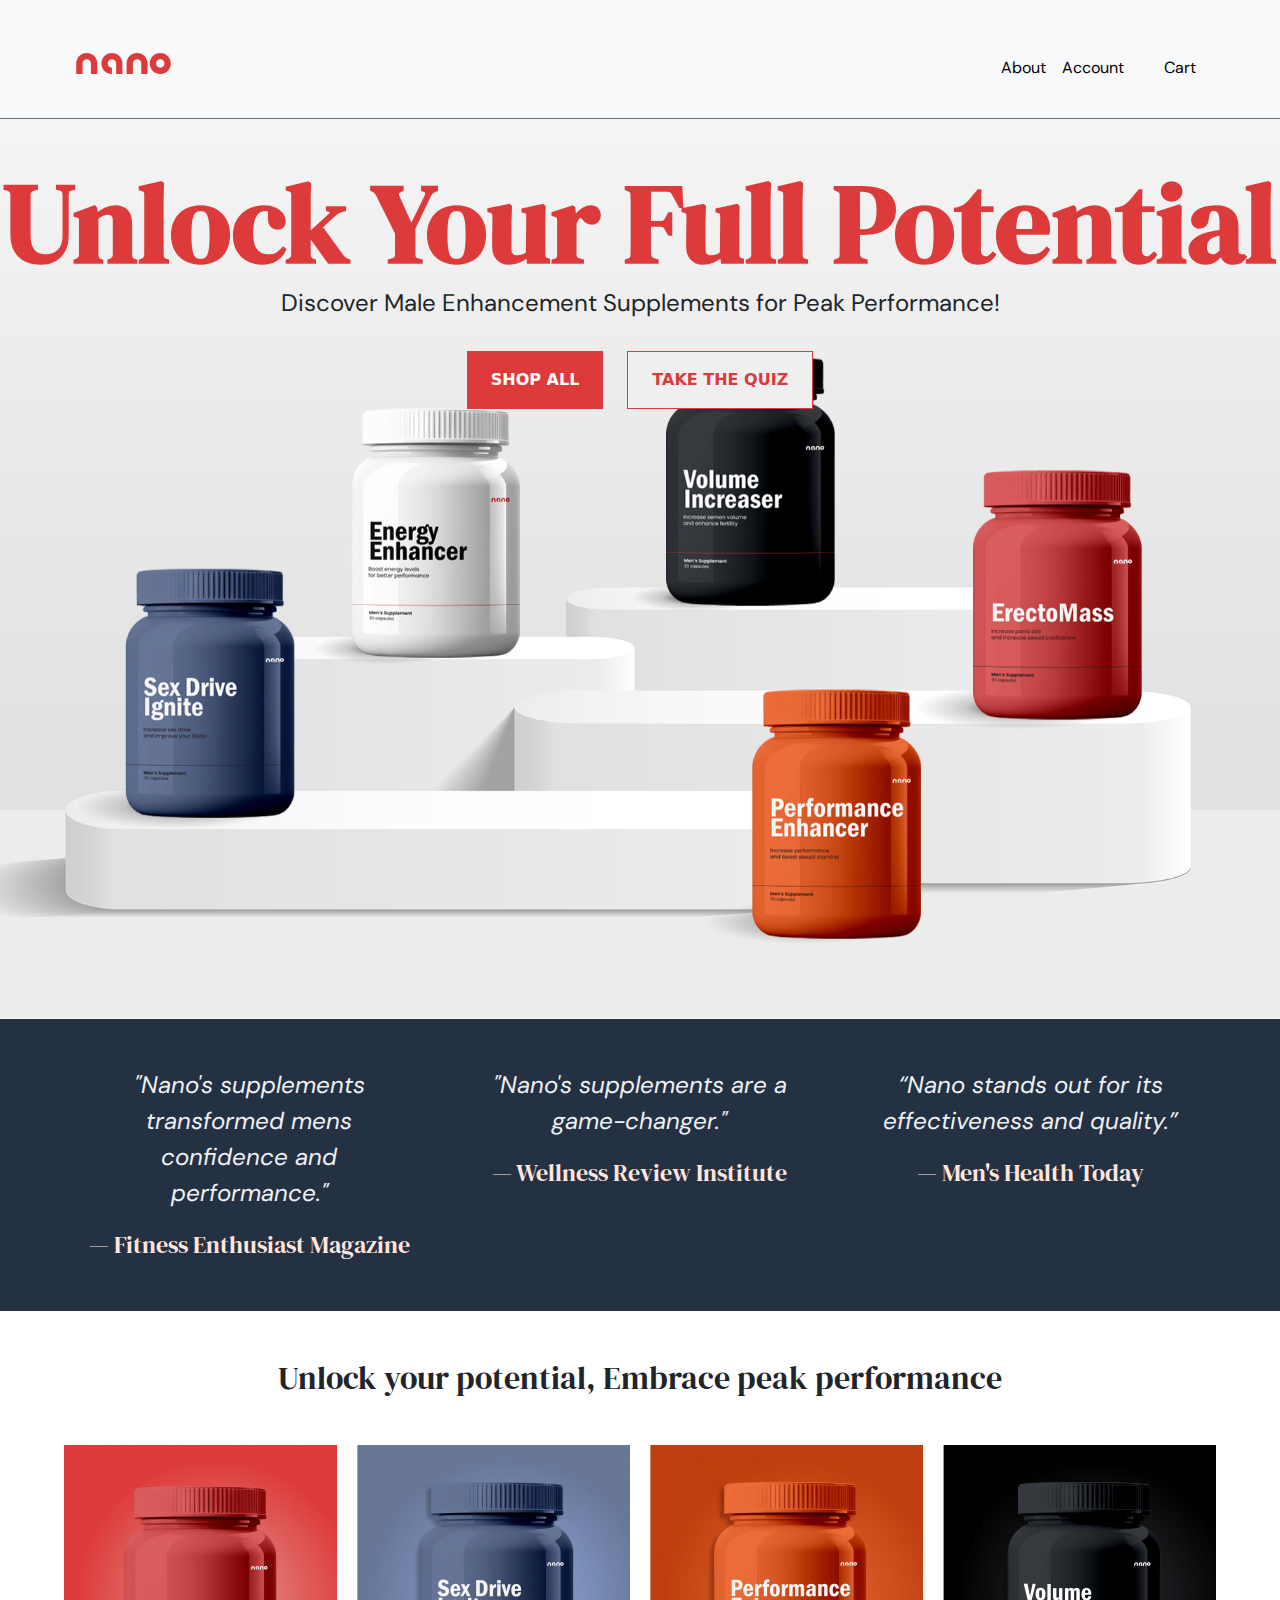
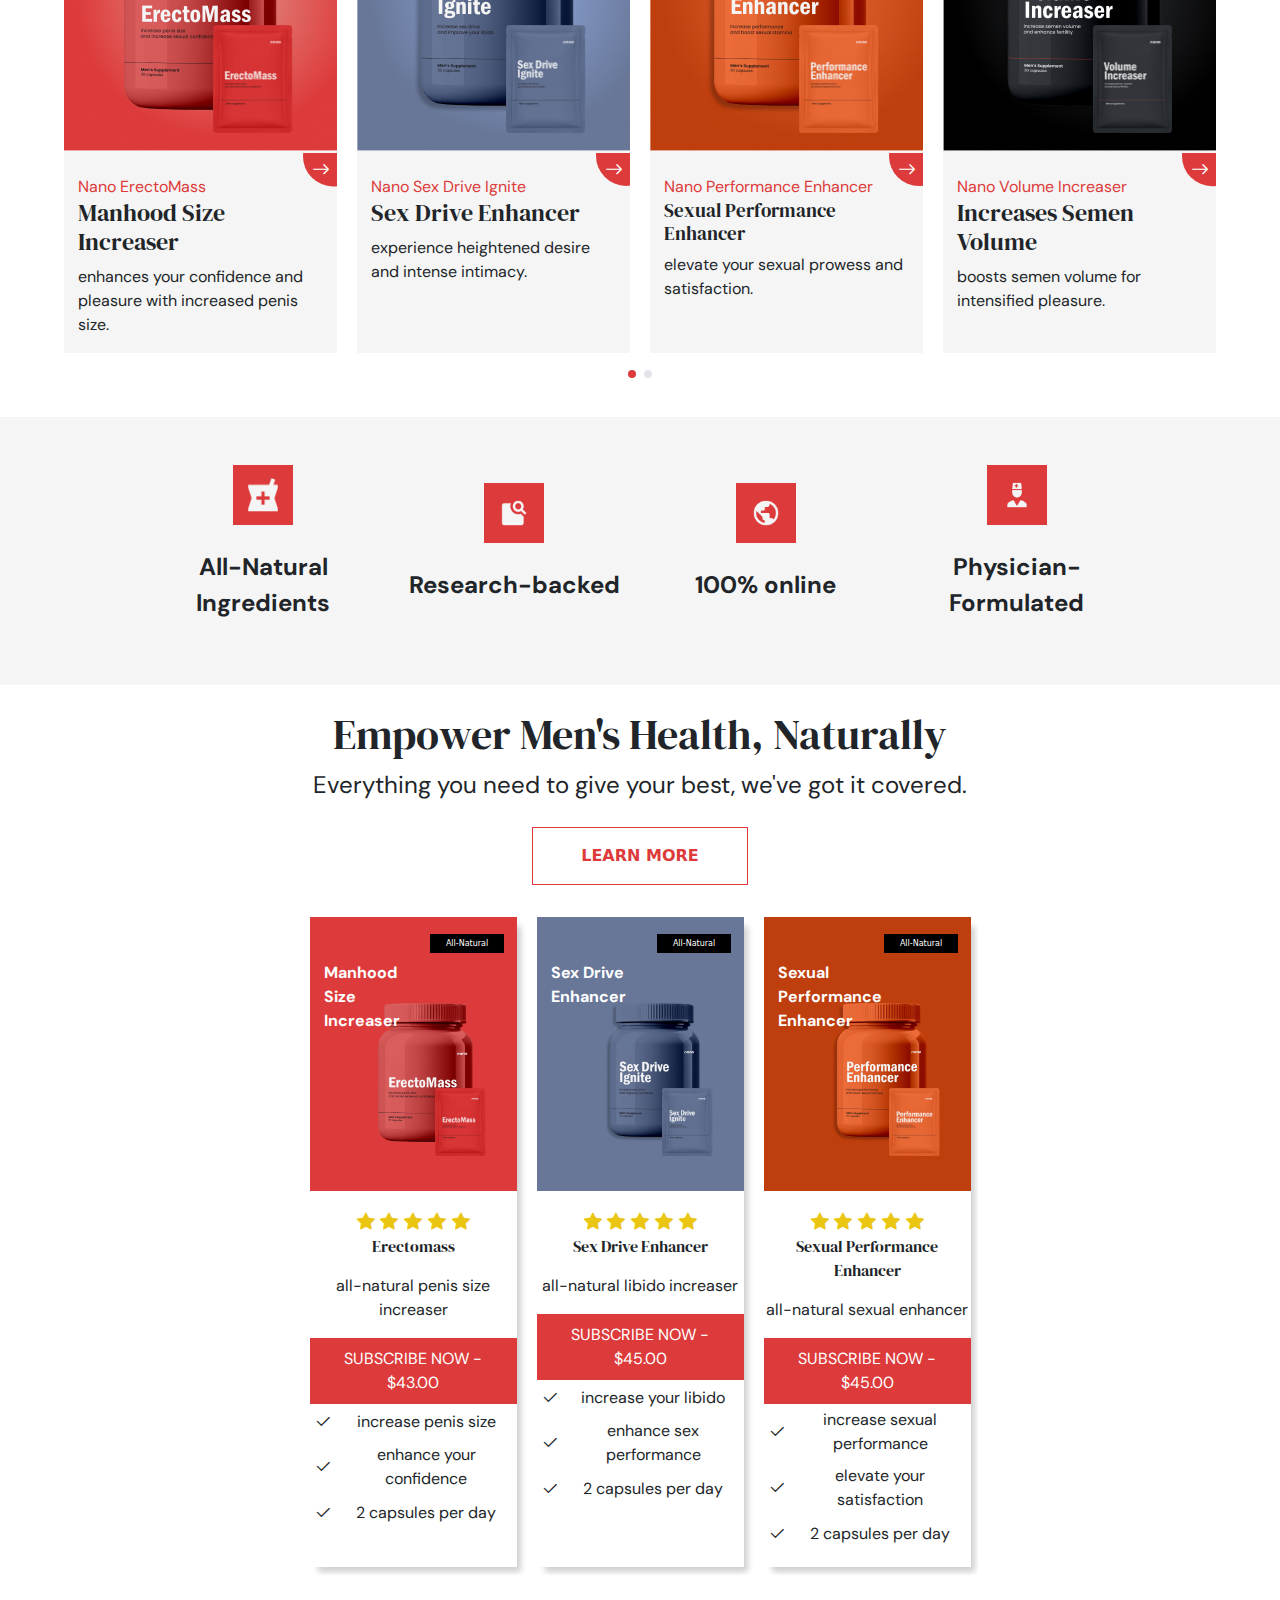
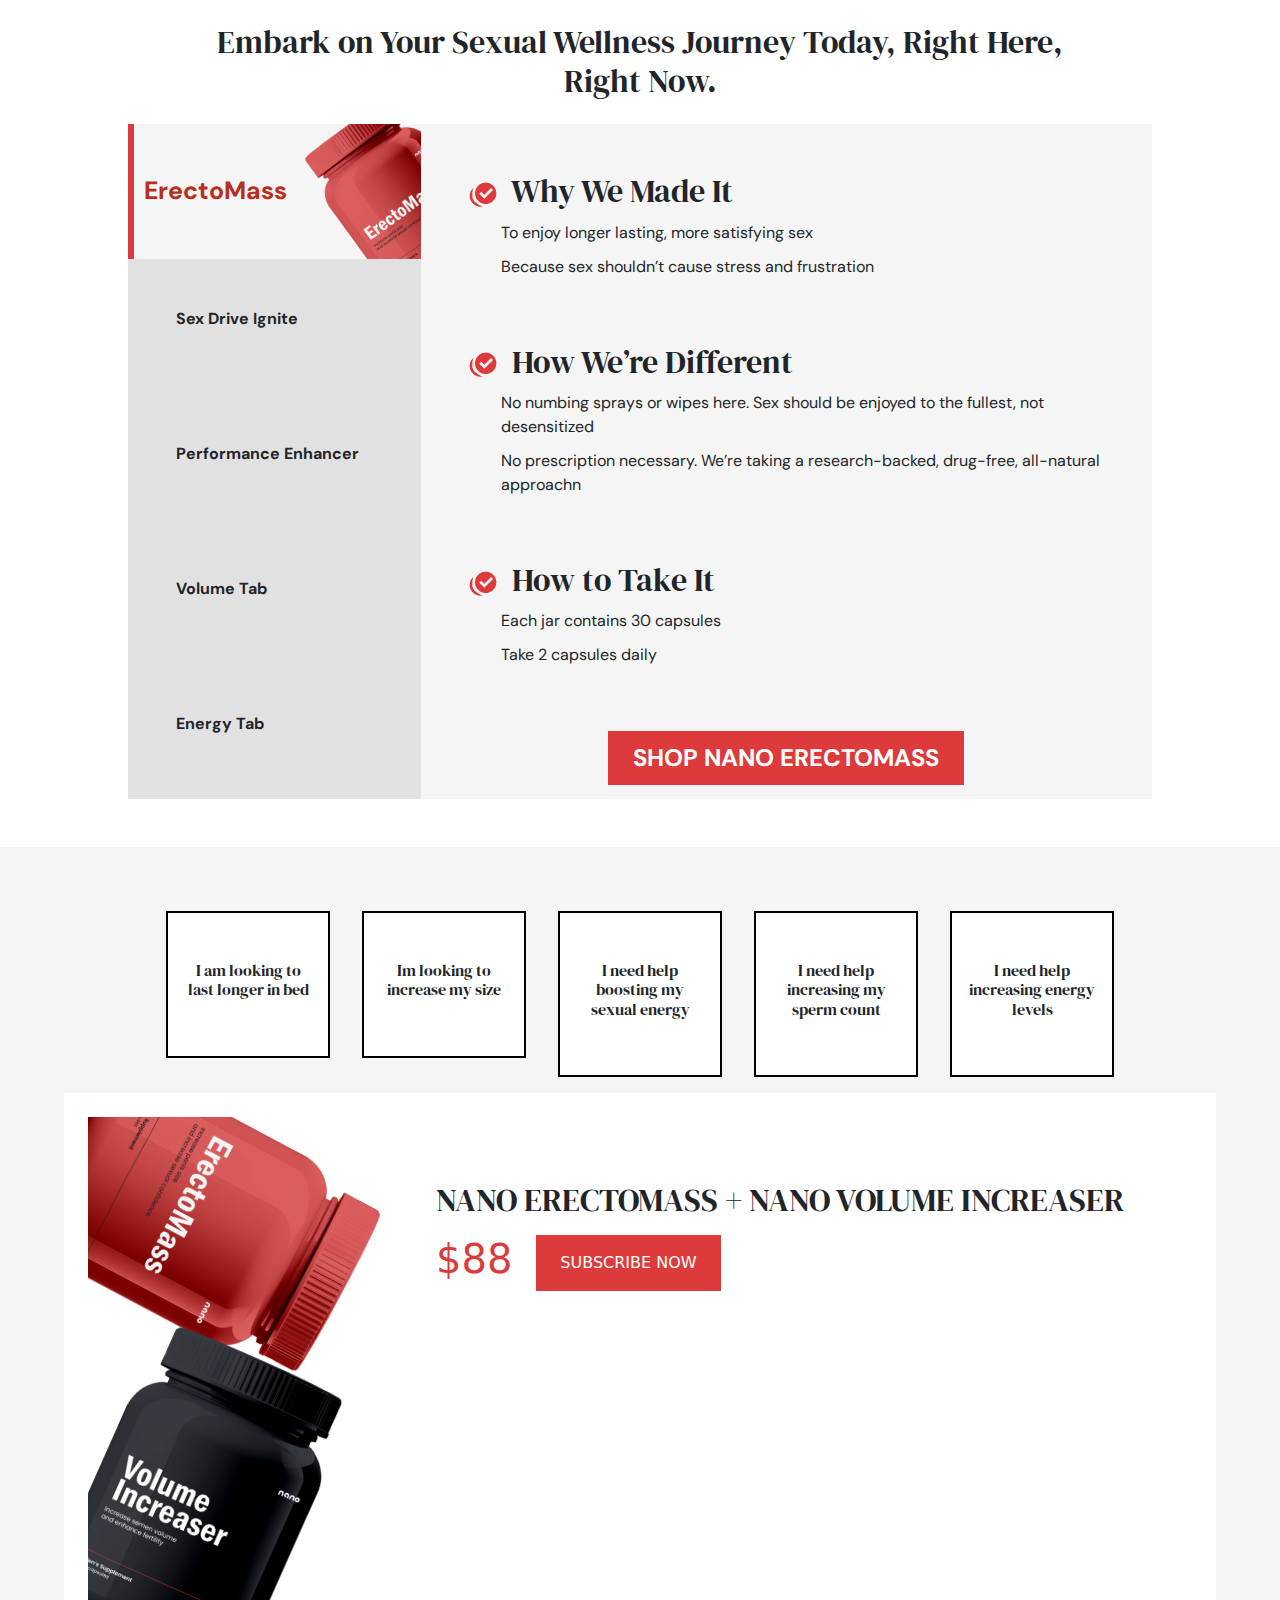
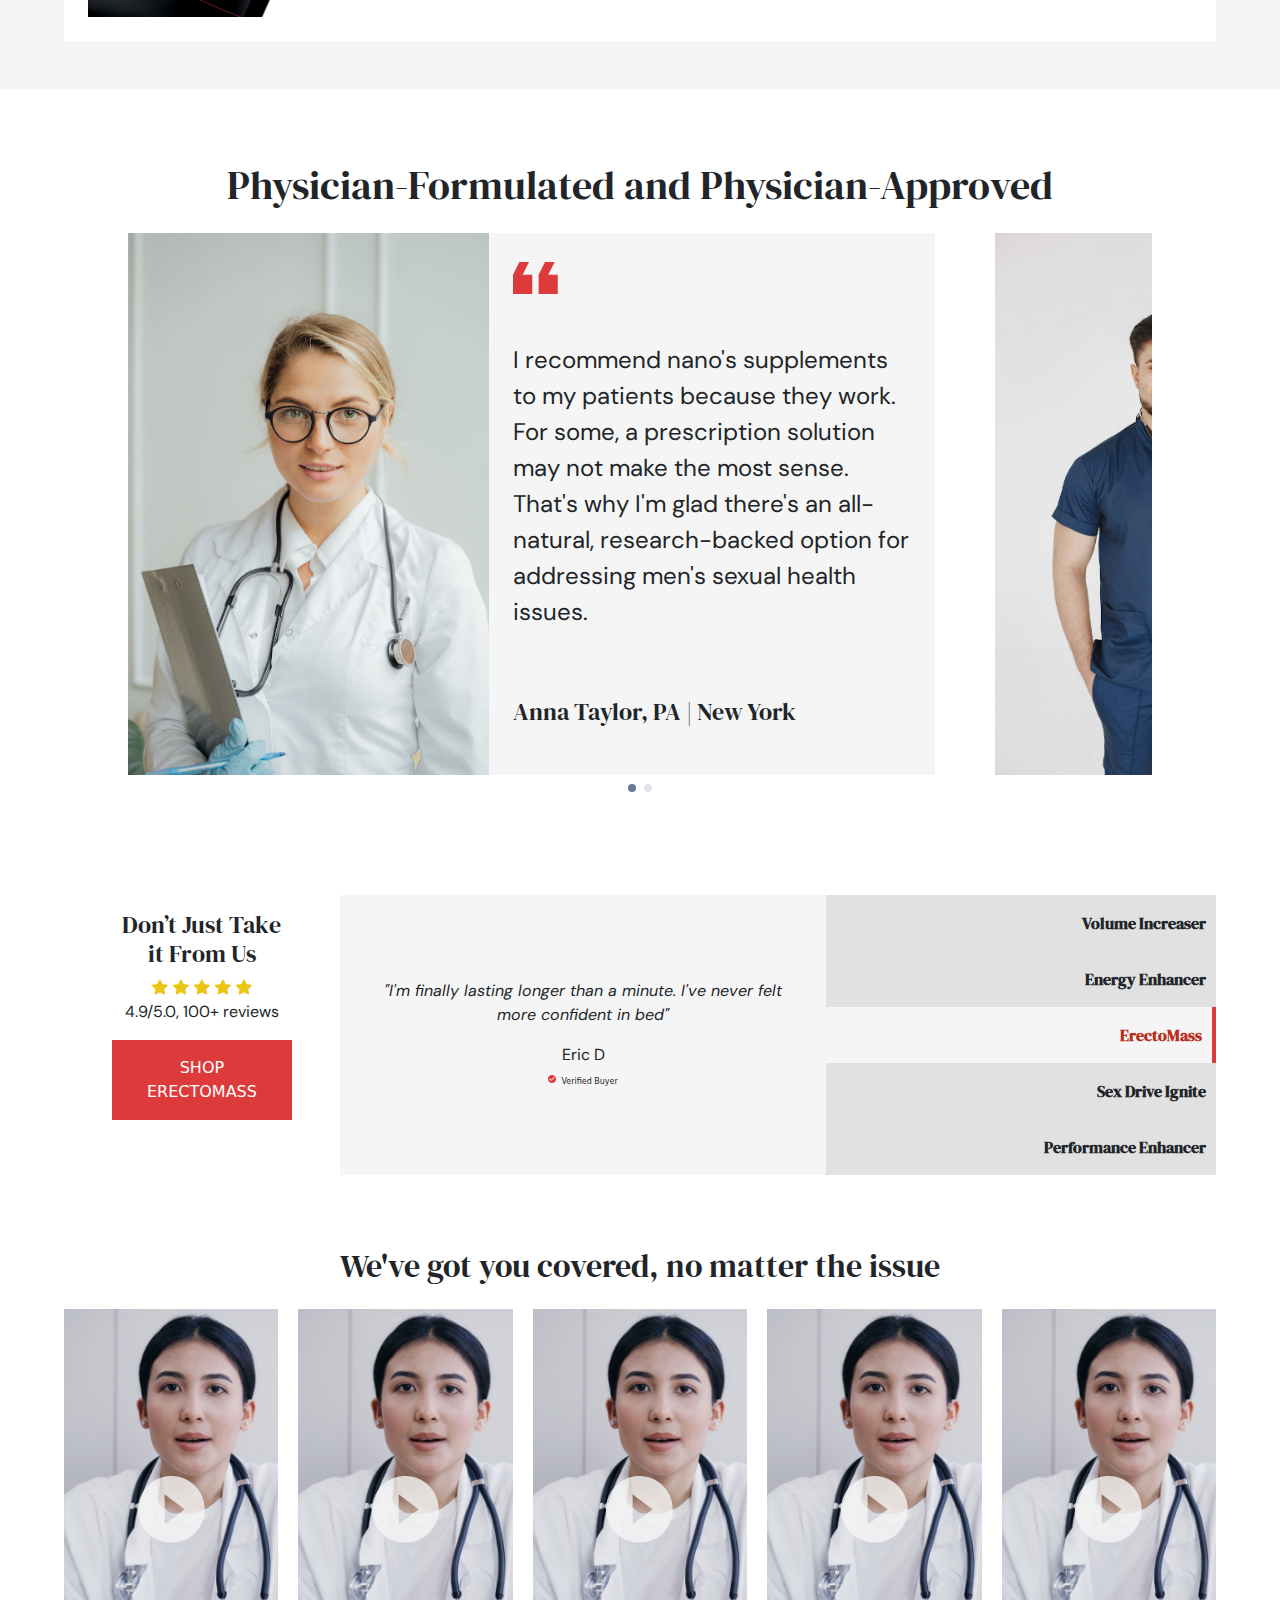
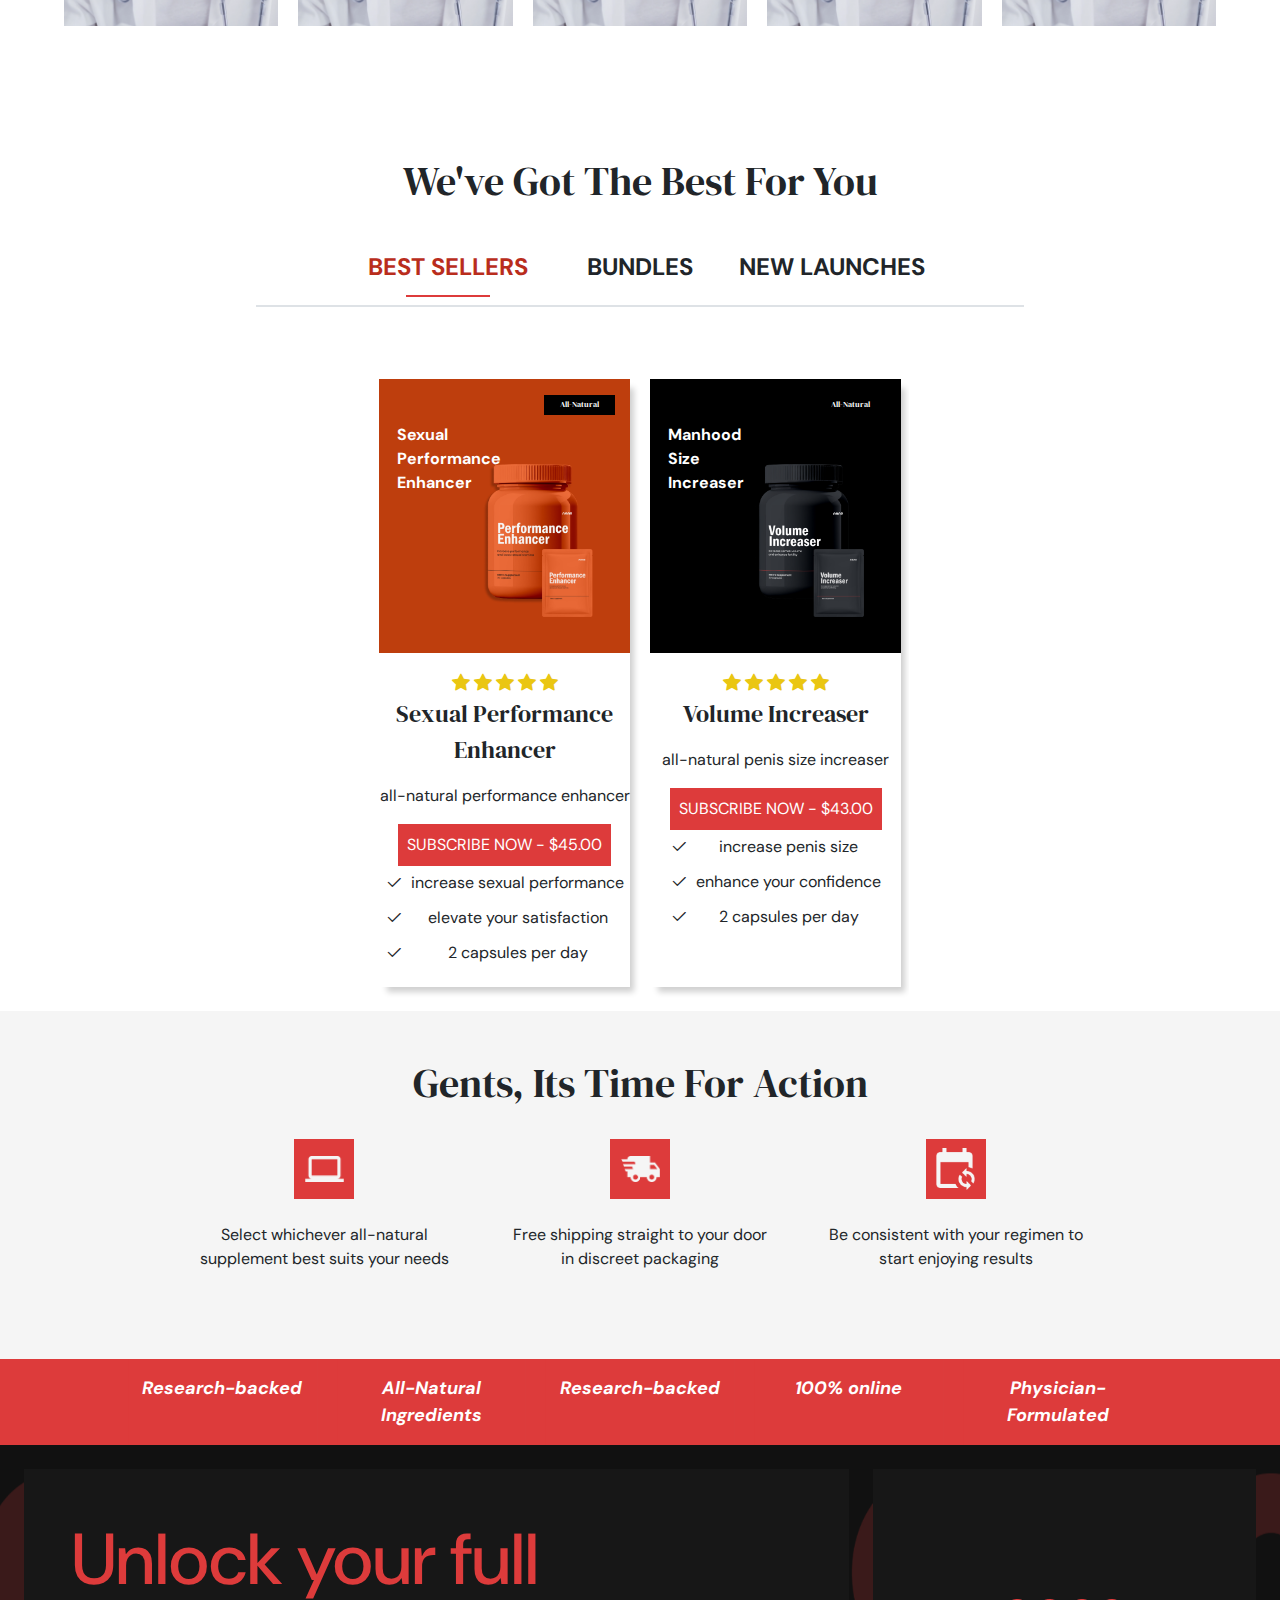
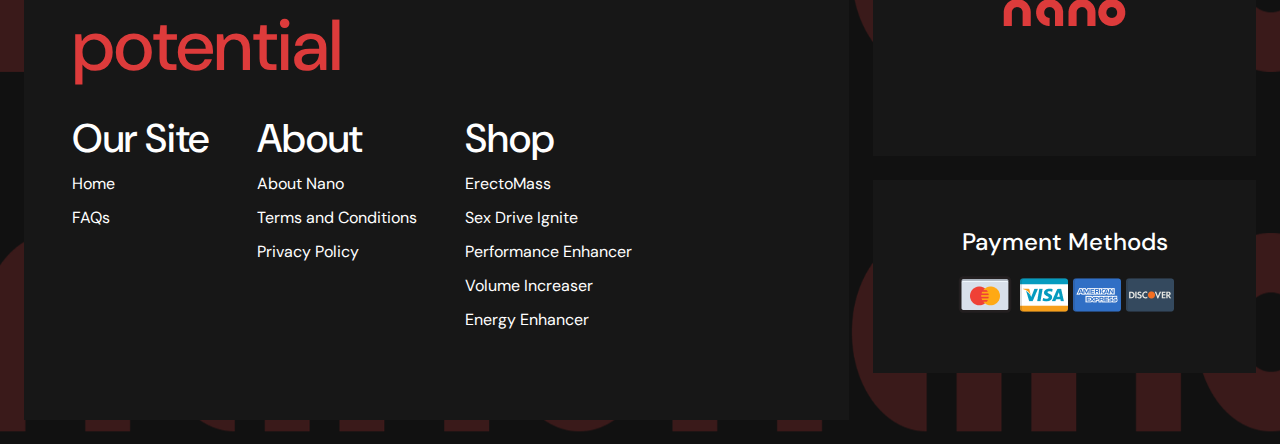
<file: index.html>
<!DOCTYPE html>
<html lang="en">
  <head>
    <meta charset="UTF-8" />
    <meta name="viewport" content="width=device-width, initial-scale=1.0" />
    <meta
      name="viewport"
      content="width=device-width, initial-scale=1, minimum-scale=1, maximum-scale=1"
    />

    <title>Nano</title>
    <link rel="stylesheet" href="css/style.css" />
    <link
      href="https://cdn.jsdelivr.net/npm/bootstrap@5.3.3/dist/css/bootstrap.min.css"
      rel="stylesheet"
      integrity="sha384-QWTKZyjpPEjISv5WaRU9OFeRpok6YctnYmDr5pNlyT2bRjXh0JMhjY6hW+ALEwIH"
      crossorigin="anonymous"
    />
    <link
      rel="stylesheet"
      href="https://cdn.jsdelivr.net/npm/bootstrap-icons@1.11.3/font/bootstrap-icons.min.css"
    />
    <link
      rel="stylesheet"
      href="https://cdn.jsdelivr.net/npm/swiper@11/swiper-bundle.min.css"
    />

    <link
      rel="apple-touch-icon"
      sizes="180x180"
      href="./images/icons/apple-touch-icon.png"
    />
    <link
      rel="icon"
      type="image/png"
      sizes="32x32"
      href="./images/icons/favicon-32x32.png"
    />
    <link
      rel="icon"
      type="image/png"
      sizes="16x16"
      href="./images/icons/favicon-16x16.png"
    />
  </head>
  <body>
    <div class="main-container">
      <nav
        class="navbar navbar-expand-lg bg-body-tertiary py-4 border border-secondary border-1 border-top-0 border-end-0 border-start-0"
      >
        <div class="container-fluid nav-width">
          <a class="navbar-brand anta-regular fs-1 fw-bold" href="#"
            ><img src="./images/logo/nano.svg" alt="icons"
          /></a>
          <button
            class="btn btn-white navbar-toggler"
            type="button"
            data-bs-toggle="offcanvas"
            data-bs-target="#offcanvasRight"
            aria-controls="offcanvasExample"
          >
            <span class="navbar-toggler-icon"></span>
          </button>

          <div
            class="offcanvas offcanvas-end w-70"
            tabindex="-1"
            id="offcanvasRight"
            aria-labelledby="offcanvasRightLabel"
          >
            <div class="offcanvas-header">
              <button
                type="button"
                class="btn-close btn btn-danger"
                data-bs-dismiss="offcanvas"
                aria-label="Close"
              ></button>
            </div>
            <div class="offcanvas-body justify-content-end">
              <ul class="navbar-nav">
                <div class="d-flex flex-column flex-md-row me-4 flex-sm-row">
                  <li class="nav-item pt-2">
                    <a class="nav-link d-inline" aria-current="page" href="#"
                      >About</a
                    >
                  </li>
                  <li class="nav-item pt-2">
                    <a class="nav-link d-inline" href="#">Account</a>
                  </li>
                </div>

                <li class="nav-item pt-2">
                  <a class="nav-link d-inline" href="#">Cart</a>
                </li>
              </ul>
            </div>
          </div>
        </div>
      </nav>

      <!-- hero -->

      <div class="w-100 h-screen-bg">
        <div class="d-flex flex-column">
          <div class="w-100">
            <h1 class="title mt-5">Unlock Your Full Potential</h1>
            <p class="dmSans text-center sub-title mx-2 mt-3">
              Discover Male Enhancement Supplements for Peak Performance!
            </p>
            <div class="buy-buttons d-flex justify-content-center gap-4 my-4">
              <button class="bg-theme text-white border-0 px-4 py-3 fw-bold">
                SHOP ALL
              </button>
              <button class="text-theme px-4 py-3 border-theme fw-bold">
                TAKE THE QUIZ
              </button>
            </div>
          </div>
          <!-- <div class="bottles-section">
            <img
              src="./images/bottles/increaser-lg.png"
              alt="increaser"
              class="bottles img-fluid"
            />
            <img
              src="./images/bottles/enhancer-lg.png"
              alt="enhancer"
              class="bottles img-fluid"
            />
            <img
              src="./images/bottles/erectomass-lg.png"
              alt="erectomass"
              class="bottles img-fluid"
            />
            <img
              src="./images/bottles/drive-lg.png"
              alt="ignite"
              class="bottles img-fluid"
            />
            <img
              src="./images/bottles/performance-lg.png"
              alt="enhancer"
              class="bottles img-fluid"
            />
          </div> -->
        </div>
      </div>

      <!-- review swiper -->

      <div class="w-100 bg-review">
        <div class="swiper swiper1 w-90">
          <div class="swiper-wrapper">
            <div class="swiper-slide bg-review pt-4 py-md-5 px-3 font-md-16">
              <div class="h-100">
                <p class="dmSans text-gray fst-italic">
                  "Nano's supplements transformed mens confidence and
                  performance."
                </p>
                <p class="dmSansDisplay text-light-pink m-0">
                  — Fitness Enthusiast Magazine
                </p>
              </div>
            </div>
            <div class="swiper-slide bg-review pt-5 py-md-5 px-3 font-md-16">
              <p class="dmSans text-gray fst-italic">
                "Nano's supplements are a game-changer."
              </p>
              <p class="dmSansDisplay text-light-pink m-0">
                — Wellness Review Institute
              </p>
            </div>
            <div class="swiper-slide bg-review pt-5 py-md-5 px-3 font-md-16">
              <p class="dmSans text-gray fst-italic">
                “Nano stands out for its effectiveness and quality.”
              </p>
              <p class="dmSansDisplay text-light-pink m-0">
                — Men's Health Today
              </p>
            </div>
          </div>
          <div class="swiper-pagination1 text-center pb-3"></div>
        </div>
      </div>

      <!-- end of review sniper -->

      <!-- card -->

      <div class="my-4 mt-md-5 w-90 mx-auto">
        <h2 class="dmSansDisplay text-center my-4 px-3 mb-md-5">
          Unlock your potential, Embrace peak performance
        </h2>

        <div class="swiper swiper2">
          <div class="swiper-wrapper">
            <div class="swiper-slide">
              <div class="d-flex flex-column w-100 bg-gray h-100">
                <div
                  class="slider-card-size-1 d-flex justify-content-center align-items-center position-relative"
                >
                  <img
                    src="./images/bottles-bg/erectomass/erectomass.png"
                    class="img-fluid"
                  />
                  <img
                    src="./images/bottles-bg/erectomass/erectomass-1.png"
                    alt="sachet"
                    class="position-absolute sachet-pos"
                  />
                </div>
                <div class="body position-relative overflow-hidden">
                  <div class="clippy">
                    <i class="bi bi-arrow-right cs-arrow"></i>
                  </div>
                  <div class="w-90 mx-auto text-align-left mt-4">
                    <p class="dmSans font-12 text-theme m-0">Nano ErectoMass</p>
                    <h1 class="dmSansDisplay font-24">
                      Manhood Size Increaser
                    </h1>
                    <p class="dmSans font-16">
                      enhances your confidence and pleasure with increased penis
                      size.
                    </p>
                  </div>
                </div>
              </div>
            </div>
            <div class="swiper-slide">
              <div class="d-flex flex-column w-100 bg-gray h-100">
                <div
                  class="slider-card-size-2 d-flex justify-content-center align-items-center position-relative"
                >
                  <img
                    src="./images/bottles-bg/ignite-drive/sex drive ignite.png"
                    class="img-fluid"
                  />
                  <img
                    src="./images/bottles-bg/ignite-drive/sex drive ignite-1.png"
                    alt="sachet"
                    class="position-absolute sachet-pos"
                  />
                </div>
                <div class="body mx-auto position-relative overflow-hidden">
                  <div class="clippy">
                    <i class="bi bi-arrow-right cs-arrow"></i>
                  </div>
                  <div class="w-90 mx-auto text-align-left mt-4">
                    <p class="dmSans font-12 text-theme m-0">
                      Nano Sex Drive Ignite
                    </p>
                    <h1 class="dmSansDisplay font-24">Sex Drive Enhancer</h1>
                    <p class="dmSans font-16">
                      experience heightened desire and intense intimacy.
                    </p>
                  </div>
                </div>
              </div>
            </div>
            <div class="swiper-slide">
              <div class="d-flex flex-column w-100 bg-gray h-100">
                <div
                  class="slider-card-size-3 d-flex justify-content-center align-items-center position-relative"
                >
                  <img
                    src="./images/bottles-bg/enhancer/performance enhancer.png"
                    class="img-fluid"
                  />
                  <img
                    src="./images/bottles-bg/enhancer/performance enhancer-1.png"
                    alt="sachet"
                    class="position-absolute sachet-pos"
                  />
                </div>
                <div class="body mx-auto position-relative overflow-hidden">
                  <div class="clippy">
                    <i class="bi bi-arrow-right cs-arrow"></i>
                  </div>
                  <div class="w-90 mx-auto text-align-left mt-4">
                    <p class="dmSans font-12 text-theme m-0">
                      Nano Performance Enhancer
                    </p>
                    <h1 class="dmSansDisplay font-19">
                      Sexual Performance Enhancer
                    </h1>
                    <p class="dmSans font-16">
                      elevate your sexual prowess and satisfaction.
                    </p>
                  </div>
                </div>
              </div>
            </div>
            <div class="swiper-slide">
              <div class="d-flex flex-column w-100 bg-gray h-100">
                <div
                  class="slider-card-size-4 d-flex justify-content-center align-items-center position-relative"
                >
                  <img
                    src="./images/bottles-bg/increaser/volume increaser.png"
                    class="img-fluid"
                  />
                  <img
                    src="./images/bottles-bg/increaser/volume increaser-1.png"
                    alt="sachet"
                    class="position-absolute sachet-pos"
                  />
                </div>
                <div class="body mx-auto position-relative overflow-hidden">
                  <div class="clippy">
                    <i class="bi bi-arrow-right cs-arrow"></i>
                  </div>
                  <div class="w-90 mx-auto text-align-left mt-4">
                    <p class="dmSans font-12 text-theme m-0">
                      Nano Volume Increaser
                    </p>
                    <h1 class="dmSansDisplay font-24">
                      Increases Semen Volume
                    </h1>
                    <p class="dmSans font-16">
                      boosts semen volume for intensified pleasure.
                    </p>
                  </div>
                </div>
              </div>
            </div>
            <div class="swiper-slide">
              <div class="d-flex flex-column w-100 bg-gray h-100">
                <div
                  class="slider-card-size-5 d-flex justify-content-center align-items-center position-relative"
                >
                  <img
                    src="./images/bottles-bg/enhancer-2/energy enhancer.png"
                    class="img-fluid"
                  />
                  <img
                    src="./images/bottles-bg/enhancer-2/energy enhancer-1.png"
                    alt="sachet"
                    class="position-absolute sachet-pos"
                  />
                </div>
                <div class="body mx-auto position-relative overflow-hidden">
                  <div class="clippy">
                    <i class="bi bi-arrow-right cs-arrow"></i>
                  </div>
                  <div class="w-90 mx-auto text-align-left mt-4">
                    <p class="dmSans font-12 text-theme m-0">
                      Nano Energy Enhancer
                    </p>
                    <h1 class="dmSansDisplay font-24">
                      Maximize Energy Levels
                    </h1>
                    <p class="dmSans font-16">
                      enhances your confidence and pleasure with increased penis
                      size.
                    </p>
                  </div>
                </div>
              </div>
            </div>
          </div>
          <div class="swiper-pagination2 text-center my-2"></div>
        </div>

        <!-- card -->
      </div>

      <!-- end of card -->

      <div class="container-fluid bg-gray">
        <div class="row justify-content-center align-items-center w-80 mx-auto">
          <div class="col-6 col-lg-3 text-center pt-5 py-md-5">
            <div
              class="bg-theme icon-size d-flex justify-content-center align-items-center mx-auto"
            >
              <img src="/images/icons/Vector.png" class="icon-size__img" />
            </div>
            <p class="dmSans font-md-16 text-700 mt-4">
              All-Natural Ingredients
            </p>
          </div>
          <div class="col-6 col-lg-3 text-center pt-5 py-md-5">
            <div
              class="bg-theme icon-size d-flex justify-content-center align-items-center mx-auto"
            >
              <img
                src="/images/icons/feature-search.png"
                class="icon-size__img"
              />
            </div>
            <p class="dmSans font-md-16 text-700 mt-4">Research-backed</p>
          </div>

          <div class="col-6 col-lg-3 text-center pt-5 py-md-5">
            <div
              class="bg-theme icon-size d-flex justify-content-center align-items-center mx-auto"
            >
              <img src="/images/icons/earth.png" class="icon-size__img" />
            </div>
            <p class="dmSans font-md-16 text-700 mt-4">100% online</p>
          </div>

          <div class="col-6 col-lg-3 text-center pt-5 py-md-5">
            <div
              class="bg-theme icon-size d-flex justify-content-center align-items-center mx-auto"
            >
              <img src="/images/icons/doctor.png" class="icon-size__img" />
            </div>
            <p class="dmSans font-md-16 text-700 mt-4">Physician-Formulated</p>
          </div>
        </div>
      </div>

      <!-- subscribe area slider -->

      <div class="container-fluid text-center w-90 my-4">
        <h1 class="font-24-42 dmSansDisplay">
          Empower Men's Health, Naturally
        </h1>
        <p class="dmSans font-12-24 mb-4">
          Everything you need to give your best, we've got it covered.
        </p>
        <button
          class="text-theme px-4 px-md-5 py-3 border-theme fw-bold bg-white btn-theme"
        >
          LEARN MORE
        </button>

        <div class="swiper swiper3 mt-4 w-80-60 w-md-50 mx-auto p-2">
          <div class="swiper-wrapper">
            <div class="swiper-slide">
              <div class="d-flex flex-column card-max-width">
                <div class="w-full bg-theme h-274 position-relative">
                  <img
                    src="./images/bottles-bg/erectomass/erectomass.png"
                    class="bottle-size-1"
                  />
                  <img
                    src="./images/bottles-bg/erectomass/erectomass-1.png"
                    class="erecto-sachet-1"
                  />
                  <span class="dmSans font-16 text-white card-title text-700"
                    >Manhood Size Increaser</span
                  >
                  <span class="bg-black position-absolute all-natural">
                    <h1 class="font-8 text-white px-1 m-0">All-Natural</h1>
                  </span>
                </div>
                <div class="my-3">
                  <i class="bi bi-star-fill" style="color: #eac612"></i>
                  <i class="bi bi-star-fill" style="color: #eac612"></i>
                  <i class="bi bi-star-fill" style="color: #eac612"></i>
                  <i class="bi bi-star-fill" style="color: #eac612"></i>
                  <i class="bi bi-star-fill" style="color: #eac612"></i>

                  <p class="dmSansDisplay font-16">Erectomass</p>
                  <p class="font-12 dmSans">all-natural penis size increaser</p>
                  <button
                    class="text-white px-2 py-2 border-theme bg-theme dmSans font-12"
                  >
                    SUBSCRIBE NOW - $43.00
                  </button>

                  <div>
                    <table class="table-sm table-borderless mx-auto">
                      <tbody>
                        <tr>
                          <td><i class="bi bi-check2"></i></td>
                          <td>
                            <p class="m-0 dmSans font-12 text-400">
                              increase penis size
                            </p>
                          </td>
                        </tr>
                        <tr>
                          <td><i class="bi bi-check2"></i></td>
                          <td>
                            <p class="m-0 dmSans font-12 text-400">
                              enhance your confidence
                            </p>
                          </td>
                        </tr>
                        <tr>
                          <td><i class="bi bi-check2"></i></td>
                          <td>
                            <p class="m-0 dmSans font-12 text-400">
                              2 capsules per day
                            </p>
                          </td>
                        </tr>
                      </tbody>
                    </table>
                  </div>
                </div>
              </div>
            </div>

            <div class="swiper-slide">
              <div class="d-flex flex-column card-max-width">
                <div class="w-full bg-ignite h-274 position-relative">
                  <img
                    src="./images/bottles-bg/ignite-drive/sex drive ignite.png"
                    class="bottle-size-1"
                  />
                  <img
                    src="./images/bottles-bg/ignite-drive/sex drive ignite-1.png"
                    class="erecto-sachet-1"
                  />
                  <span class="dmSans font-16 text-white card-title text-700"
                    >Sex Drive Enhancer</span
                  >
                  <span class="bg-black position-absolute all-natural">
                    <h1 class="font-8 text-white px-1 m-0">All-Natural</h1>
                  </span>
                </div>
                <div class="my-3">
                  <i class="bi bi-star-fill" style="color: #eac612"></i>
                  <i class="bi bi-star-fill" style="color: #eac612"></i>
                  <i class="bi bi-star-fill" style="color: #eac612"></i>
                  <i class="bi bi-star-fill" style="color: #eac612"></i>
                  <i class="bi bi-star-fill" style="color: #eac612"></i>

                  <p class="dmSansDisplay font-16">Sex Drive Enhancer</p>
                  <p class="font-12 dmSans">all-natural libido increaser</p>
                  <button
                    class="text-white px-2 py-2 border-theme bg-theme dmSans font-12"
                  >
                    SUBSCRIBE NOW - $45.00
                  </button>

                  <div>
                    <table class="table-sm table-borderless mx-auto">
                      <tbody>
                        <tr>
                          <td><i class="bi bi-check2"></i></td>
                          <td>
                            <p class="m-0 dmSans font-12 text-400">
                              increase your libido
                            </p>
                          </td>
                        </tr>
                        <tr>
                          <td><i class="bi bi-check2"></i></td>
                          <td>
                            <p class="m-0 dmSans font-12 text-400">
                              enhance sex performance
                            </p>
                          </td>
                        </tr>
                        <tr>
                          <td><i class="bi bi-check2"></i></td>
                          <td>
                            <p class="m-0 dmSans font-12 text-400">
                              2 capsules per day
                            </p>
                          </td>
                        </tr>
                      </tbody>
                    </table>
                  </div>
                </div>
              </div>
            </div>

            <div class="swiper-slide">
              <div class="d-flex flex-column card-max-width">
                <div class="w-full bg-perf-enhancer h-274 position-relative">
                  <img
                    src="./images/bottles-bg/enhancer/performance enhancer.png"
                    class="bottle-size-1"
                  />
                  <img
                    src="./images/bottles-bg/enhancer/performance enhancer-1.png"
                    class="erecto-sachet-1"
                  />
                  <span class="dmSans font-16 text-white card-title text-700"
                    >Sexual Performance Enhancer</span
                  >
                  <span class="bg-black position-absolute all-natural">
                    <h1 class="font-8 text-white px-1 m-0">All-Natural</h1>
                  </span>
                </div>
                <div class="my-3">
                  <i class="bi bi-star-fill" style="color: #eac612"></i>
                  <i class="bi bi-star-fill" style="color: #eac612"></i>
                  <i class="bi bi-star-fill" style="color: #eac612"></i>
                  <i class="bi bi-star-fill" style="color: #eac612"></i>
                  <i class="bi bi-star-fill" style="color: #eac612"></i>

                  <p class="dmSansDisplay font-16">
                    Sexual Performance Enhancer
                  </p>
                  <p class="font-12 dmSans">all-natural sexual enhancer</p>
                  <button
                    class="text-white px-2 py-2 border-theme bg-theme dmSans font-12"
                  >
                    SUBSCRIBE NOW - $45.00
                  </button>

                  <div>
                    <table class="table-sm table-borderless mx-auto">
                      <tbody>
                        <tr>
                          <td><i class="bi bi-check2"></i></td>
                          <td>
                            <p class="m-0 dmSans font-12 text-400">
                              increase sexual performance
                            </p>
                          </td>
                        </tr>
                        <tr>
                          <td><i class="bi bi-check2"></i></td>
                          <td>
                            <p class="m-0 dmSans font-12 text-400">
                              elevate your satisfaction
                            </p>
                          </td>
                        </tr>
                        <tr>
                          <td><i class="bi bi-check2"></i></td>
                          <td>
                            <p class="m-0 dmSans font-12 text-400">
                              2 capsules per day
                            </p>
                          </td>
                        </tr>
                      </tbody>
                    </table>
                  </div>
                </div>
              </div>
            </div>

            <div class="swiper-slide">
              <div class="d-flex flex-column card-max-width">
                <div class="w-full bg-volume-increaser h-274 position-relative">
                  <img
                    src="./images/bottles-bg/increaser/volume increaser.png"
                    class="bottle-size-1"
                  />
                  <img
                    src="./images/bottles-bg/increaser/volume increaser-1.png"
                    class="erecto-sachet-1"
                  />
                  <span class="dmSans font-16 text-white card-title text-700"
                    >Volume Increaser</span
                  >
                  <span class="bg-black position-absolute all-natural">
                    <h1 class="font-8 text-white px-1 m-0">All-Natural</h1>
                  </span>
                </div>
                <div class="my-3">
                  <i class="bi bi-star-fill" style="color: #eac612"></i>
                  <i class="bi bi-star-fill" style="color: #eac612"></i>
                  <i class="bi bi-star-fill" style="color: #eac612"></i>
                  <i class="bi bi-star-fill" style="color: #eac612"></i>
                  <i class="bi bi-star-fill" style="color: #eac612"></i>

                  <p class="dmSansDisplay font-16">Volume Increaser</p>
                  <p class="font-12 dmSans">all-natural volume increaser</p>
                  <button
                    class="text-white px-2 py-2 border-theme bg-theme dmSans font-12"
                  >
                    SUBSCRIBE NOW - $43.00
                  </button>

                  <div>
                    <table class="table-sm table-borderless mx-auto">
                      <tbody>
                        <tr>
                          <td><i class="bi bi-check2"></i></td>
                          <td>
                            <p class="m-0 dmSans font-12 text-400">
                              increase penis size
                            </p>
                          </td>
                        </tr>
                        <tr>
                          <td><i class="bi bi-check2"></i></td>
                          <td>
                            <p class="m-0 dmSans font-12 text-400">
                              enhance your confidence
                            </p>
                          </td>
                        </tr>
                        <tr>
                          <td><i class="bi bi-check2"></i></td>
                          <td>
                            <p class="m-0 dmSans font-12 text-400">
                              2 capsules per day
                            </p>
                          </td>
                        </tr>
                      </tbody>
                    </table>
                  </div>
                </div>
              </div>
            </div>

            <div class="swiper-slide">
              <div class="d-flex flex-column card-max-width">
                <div class="w-full bg-energy-level h-274 position-relative">
                  <img
                    src="./images/bottles-bg/enhancer-2/energy enhancer.png"
                    class="bottle-size-1"
                  />
                  <img
                    src="./images/bottles-bg/enhancer-2/energy enhancer-1.png"
                    class="erecto-sachet-1"
                  />
                  <span class="dmSans font-16 card-title text-700"
                    >Energy Enhancer</span
                  >
                  <span class="bg-black position-absolute all-natural">
                    <h1 class="font-8 text-white px-1 m-0">All-Natural</h1>
                  </span>
                </div>
                <div class="my-3">
                  <i class="bi bi-star-fill" style="color: #eac612"></i>
                  <i class="bi bi-star-fill" style="color: #eac612"></i>
                  <i class="bi bi-star-fill" style="color: #eac612"></i>
                  <i class="bi bi-star-fill" style="color: #eac612"></i>
                  <i class="bi bi-star-fill" style="color: #eac612"></i>

                  <p class="dmSansDisplay font-16 text-dark">Energy Enhancer</p>
                  <p class="font-12 dmSans">all-natural energy enhancer</p>
                  <button
                    class="text-white px-2 py-2 border-theme bg-theme dmSans font-12"
                  >
                    SUBSCRIBE NOW - $43.00
                  </button>

                  <div>
                    <table class="table-sm table-borderless mx-auto">
                      <tbody>
                        <tr>
                          <td><i class="bi bi-check2"></i></td>
                          <td>
                            <p class="m-0 dmSans font-12 text-400">
                              increase penis size
                            </p>
                          </td>
                        </tr>
                        <tr>
                          <td><i class="bi bi-check2"></i></td>
                          <td>
                            <p class="m-0 dmSans font-12 text-400">
                              enhance your confidence
                            </p>
                          </td>
                        </tr>
                        <tr>
                          <td><i class="bi bi-check2"></i></td>
                          <td>
                            <p class="m-0 dmSans font-12 text-400">
                              2 capsules per day
                            </p>
                          </td>
                        </tr>
                      </tbody>
                    </table>
                  </div>
                </div>
              </div>
            </div>
          </div>
          <div class="swiper-button-next3"></div>
          <div class="swiper-button-prev3"></div>
        </div>
      </div>

      <!-- end of slider -->

      <!-- nav tabs in desktop -->

      <div class="w-80 mx-auto d-none d-lg-block overflow-hidden my-5">
        <h1
          class="dmSansDisplay text-center font-32 text-justify w-90 mx-auto mb-4"
        >
          Embark on Your Sexual Wellness Journey Today, Right Here, Right Now.
        </h1>
        <div class="d-flex align-items-start bg-tab overflow-hidden h-100">
          <div
            class="nav flex-column nav-pills w-40"
            id="v-pills-tab"
            role="tablist"
            aria-orientation="vertical"
          >
            <div
              class="nav-link-tabs active position-relative overflow-hidden rounded-0 border-l-theme"
              id="erecto-mass-tab"
              data-bs-toggle="pill"
              data-bs-target="#erecto-mass"
              type="button"
              role="tab"
              aria-controls="v-pills-erecto"
              aria-selected="true"
            >
              <p class="dmSans font-16 text-700 my-5 ms-5">ErectoMass</p>
              <img
                src="/images/bottles-bg/erectomass/erectomass.png"
                class="bottle-tilt"
              />
            </div>

            <div
              class="nav-link-tabs position-relative overflow-hidden rounded-0 border-l-theme"
              id="ignite-tab"
              data-bs-toggle="pill"
              data-bs-target="#ignite"
              type="button"
              role="tab"
              aria-controls="v-pills-ignite"
              aria-selected="true"
            >
              <p class="dmSans font-16 text-700 my-5 ms-5 w-80">
                Sex Drive Ignite
              </p>
              <img
                src="/images/bottles-bg/ignite-drive/sex drive ignite.png"
                class="bottle-tilt"
              />
            </div>

            <div
              class="nav-link-tabs position-relative overflow-hidden rounded-0 border-l-theme"
              id="perf-tab"
              data-bs-toggle="pill"
              data-bs-target="#perf"
              type="button"
              role="tab"
              aria-controls="v-pills-perf"
              aria-selected="true"
            >
              <p class="dmSans font-16 text-700 my-5 ms-5 w-80">
                Performance Enhancer
              </p>
              <img
                src="/images/bottles-bg/enhancer/performance enhancer.png"
                class="bottle-tilt"
              />
            </div>

            <div
              class="nav-link-tabs position-relative overflow-hidden rounded-0 border-l-theme"
              id="volume-tab"
              data-bs-toggle="pill"
              data-bs-target="#volume"
              type="button"
              role="tab"
              aria-controls="v-pills-volume"
              aria-selected="true"
            >
              <p class="dmSans font-16 my-5 ms-5 text-700">Volume Tab</p>
              <img
                src="/images/bottles-bg/increaser/volume increaser.png"
                class="bottle-tilt"
              />
            </div>

            <div
              class="nav-link-tabs position-relative overflow-hidden rounded-0 border-l-theme"
              id="energy-tab"
              data-bs-toggle="pill"
              data-bs-target="#energy"
              type="button"
              role="tab"
              aria-controls="v-pills-energy"
              aria-selected="true"
            >
              <p class="dmSans font-16 my-5 ms-5 text-700">Energy Tab</p>
              <img
                src="/images/bottles-bg/enhancer-2/energy enhancer.png"
                class="bottle-tilt"
              />
            </div>
          </div>

          <!-- content -->

          <div
            class="tab-content w-100 bg-tab-light"
            id="v-pills-tabContent-why"
          >
            <div
              class="tab-pane fade show active"
              id="erecto-mass"
              role="tabpanel"
              aria-labelledby="erecto-mass-tab"
            >
              <div class="d-flex flex-column gap-5 p-5">
                <div>
                  <h1 class="dmSansDisplay font-32">
                    <img src="/images//icons/check.png" class="me-2" /> Why We
                    Made It
                  </h1>
                  <ul class="dmSans font-16">
                    <li>To enjoy longer lasting, more satisfying sex</li>
                    <li>Because sex shouldn’t cause stress and frustration</li>
                  </ul>
                </div>
                <div>
                  <h1 class="dmSansDisplay font-32">
                    <img src="/images//icons/check.png" class="me-2" /> How
                    We’re Different
                  </h1>
                  <ul class="dmSans font-16">
                    <li>
                      No numbing sprays or wipes here. Sex should be enjoyed to
                      the fullest, not desensitized
                    </li>
                    <li>
                      No prescription necessary. We’re taking a research-backed,
                      drug-free, all-natural approachn
                    </li>
                  </ul>
                </div>

                <div>
                  <h1 class="dmSansDisplay font-32">
                    <img src="/images//icons/check.png" class="me-2" /> How to
                    Take It
                  </h1>
                  <ul class="dmSans font-16">
                    <li>Each jar contains 30 capsules</li>
                    <li>Take 2 capsules daily</li>
                  </ul>
                </div>
                <div class="mx-auto">
                  <button
                    class="text-white px-4 py-2 border-theme fw-bold bg-theme dmSans font-24"
                  >
                    SHOP NANO ERECTOMASS
                  </button>
                </div>
              </div>
            </div>
            <div
              class="tab-pane fade"
              id="ignite"
              role="tabpanel"
              aria-labelledby="ignite-tab"
            >
              <div class="d-flex flex-column gap-5 p-5">
                <div>
                  <h1 class="dmSansDisplay font-32">
                    <img src="/images//icons/check.png" class="me-2" /> Why We
                    Made It
                  </h1>
                  <ul class="dmSans font-16">
                    <li>
                      Enjoying sex first requires being in the mood for sex
                    </li>
                    <li>
                      Decreased libido, stress & anxiety can often get in the
                      way of arousal and passion
                    </li>
                  </ul>
                </div>
                <div>
                  <h1 class="dmSansDisplay font-32">
                    <img src="/images//icons/check.png" class="me-2" /> How
                    We’re Different
                  </h1>
                  <ul class="dmSans font-16">
                    <li>No Low T shots, patches or gels here</li>
                    <li>
                      An all-natural, research-backed approach to boosting
                      sexual desire
                    </li>
                  </ul>
                </div>

                <div>
                  <h1 class="dmSansDisplay font-32">
                    <img src="/images//icons/check.png" class="me-2" /> How to
                    Take It
                  </h1>
                  <ul class="dmSans font-16">
                    <li>Each jar contains 30 capsules</li>
                    <li>Take 2 capsules daily</li>
                  </ul>
                </div>
                <div class="mx-auto">
                  <button
                    class="text-white px-4 py-2 border-theme fw-bold bg-theme dmSans font-24"
                  >
                    SHOP SEX DRIVE IGNITE
                  </button>
                </div>
              </div>
            </div>
            <div
              class="tab-pane fade"
              id="perf"
              role="tabpanel"
              aria-labelledby="perf-tab"
            >
              <div class="d-flex flex-column gap-5 p-5">
                <div>
                  <h1 class="dmSansDisplay font-32">
                    <img src="/images//icons/check.png" class="me-2" /> Why We
                    Made It
                  </h1>
                  <ul class="dmSans font-16">
                    <li>To increase sexual performance</li>
                    <li>
                      There's nothing more frustrating than not being able to
                      enjoy sex
                    </li>
                  </ul>
                </div>
                <div>
                  <h1 class="dmSansDisplay font-32">
                    <img src="/images//icons/check.png" class="me-2" /> How
                    We’re Different
                  </h1>
                  <ul class="dmSans font-16">
                    <li>
                      No blue pill and its associated side effects. This is a
                      drug-free approach
                    </li>
                    <li>
                      Take once-daily and be ready whenever the moment arises
                    </li>
                  </ul>
                </div>

                <div>
                  <h1 class="dmSansDisplay font-32">
                    <img src="/images//icons/check.png" class="me-2" /> How to
                    Take It
                  </h1>
                  <ul class="dmSans font-16">
                    <li>Each jar contains 30 capsules</li>
                    <li>Take 2 capsules daily</li>
                  </ul>
                </div>
                <div class="mx-auto">
                  <button
                    class="text-white px-4 py-2 border-theme fw-bold bg-theme dmSans font-24"
                  >
                    SHOP PERFORMANCE ENHANCER
                  </button>
                </div>
              </div>
            </div>
            <div
              class="tab-pane fade"
              id="volume"
              role="tabpanel"
              aria-labelledby="volume-tab"
            >
              <div class="d-flex flex-column gap-5 p-5">
                <div>
                  <h1 class="dmSansDisplay font-32">
                    <img src="/images//icons/check.png" class="me-2" /> Why We
                    Made It
                  </h1>
                  <ul class="dmSans font-16">
                    <li>
                      To make achieving higher amount of sperm volume Experience
                      incredible orgasms of your life
                    </li>
                  </ul>
                </div>
                <div>
                  <h1 class="dmSansDisplay font-32">
                    <img src="/images//icons/check.png" class="me-2" /> How
                    We’re Different
                  </h1>
                  <ul class="dmSans font-16">
                    <li>
                      No blue pill and its associated side effects. This is a
                      drug-free approach Take once-daily and be ready whenever
                      the moment arises
                    </li>
                  </ul>
                </div>

                <div>
                  <h1 class="dmSansDisplay font-32">
                    <img src="/images//icons/check.png" class="me-2" /> How to
                    Take It
                  </h1>
                  <ul class="dmSans font-16">
                    <li>Each jar contains 30 capsules</li>
                    <li>Take 2 capsules daily</li>
                  </ul>
                </div>
                <div class="mx-auto">
                  <button
                    class="text-white px-4 py-2 border-theme fw-bold bg-theme dmSans font-24"
                  >
                    SHOP VOLUME INCREASER
                  </button>
                </div>
              </div>
            </div>
            <div
              class="tab-pane fade"
              id="v-pills-settings"
              role="tabpanel"
              aria-labelledby="v-pills-settings-tab"
            >
              <div class="d-flex flex-column gap-5 p-5">
                <div>
                  <h1 class="dmSansDisplay font-32">
                    <img src="/images//icons/check.png" class="me-2" /> Why We
                    Made It
                  </h1>
                  <ul class="dmSans font-16">
                    <li>To maximize energy levels</li>
                    <li>boosts performance</li>
                  </ul>
                </div>
                <div>
                  <h1 class="dmSansDisplay font-32">
                    <img src="/images//icons/check.png" class="me-2" /> How
                    We’re Different
                  </h1>
                  <ul class="dmSans font-16">
                    <li>
                      No blue pill and its associated side effects. This is a
                      drug-free approach
                    </li>
                    <li>
                      Take once-daily and be ready whenever the moment arises
                    </li>
                  </ul>
                </div>

                <div>
                  <h1 class="dmSansDisplay font-32">
                    <img src="/images//icons/check.png" class="me-2" /> How to
                    Take It
                  </h1>
                  <ul class="dmSans font-16">
                    <li>Each jar contains 30 capsules</li>
                    <li>Take 2 capsules daily</li>
                  </ul>
                </div>
                <div class="mx-auto">
                  <button
                    class="text-white px-4 py-2 border-theme fw-bold bg-theme dmSans font-24"
                  >
                    SHOP ENERGY ENHANCER
                  </button>
                </div>
              </div>
            </div>

            <div
              class="tab-pane fade"
              id="energy"
              role="tabpanel"
              aria-labelledby="energy-tab"
            >
              <div class="d-flex flex-column gap-5 p-5">
                <div>
                  <h1 class="dmSansDisplay font-32">
                    <img src="/images//icons/check.png" class="me-2" /> Why We
                    Made It
                  </h1>
                  <ul class="dmSans font-16">
                    <li>To enjoy longer lasting, more satisfying sex</li>
                    <li>Because sex shouldn’t cause stress and frustration</li>
                  </ul>
                </div>
                <div>
                  <h1 class="dmSansDisplay font-32">
                    <img src="/images//icons/check.png" class="me-2" /> How
                    We’re Different
                  </h1>
                  <ul class="dmSans font-16">
                    <li>
                      No numbing sprays or wipes here. Sex should be enjoyed to
                      the fullest, not desensitized
                    </li>
                    <li>
                      No prescription necessary. We’re taking a research-backed,
                      drug-free, all-natural approachn
                    </li>
                  </ul>
                </div>

                <div>
                  <h1 class="dmSansDisplay font-32">
                    <img src="/images//icons/check.png" class="me-2" /> How to
                    Take It
                  </h1>
                  <ul class="dmSans font-16">
                    <li>Each jar contains 30 capsules</li>
                    <li>Take 2 capsules daily</li>
                  </ul>
                </div>
                <div class="mx-auto">
                  <button
                    class="text-white px-4 py-2 border-theme fw-bold bg-theme dmSans font-24"
                  >
                    SHOP NANO ENERGY
                  </button>
                </div>
              </div>
            </div>
          </div>

          <!-- starts here -->
        </div>
      </div>

      <!-- accordions in mobile -->

      <div class="block d-lg-none">
        <h1
          class="dmSansDisplay text-center font-24 text-justify w-90 mx-auto mb-4"
        >
          Embark on Your Sexual Wellness Journey Today, Right Here, Right Now.
        </h1>

        <div class="accordion accordion-flush" id="accordionFlushExample">
          <div class="accordion-item">
            <h2 class="accordion-header" id="flush-headingOne">
              <button
                class="accordion-button collapsed font-16 dmSansDisplay"
                type="button"
                data-bs-toggle="collapse"
                data-bs-target="#flush-collapseOne"
                aria-expanded="false"
                aria-controls="flush-collapseOne"
              >
                ErectoMass
              </button>
            </h2>
            <div
              id="flush-collapseOne"
              class="accordion-collapse collapse"
              aria-labelledby="flush-headingOne"
              data-bs-parent="#accordionFlushExample"
            >
              <div class="accordion-body">
                <h1 class="dmSansDisplay font-16">Why We Made It</h1>
                <ul class="dmSans font-16">
                  <li>To enjoy longer lasting, more satisfying sex</li>
                  <li>Because sex shouldn’t cause stress and frustration</li>
                </ul>

                <h1 class="dmSansDisplay font-16">How We're Different</h1>
                <ul class="dmSans font-16">
                  <li>
                    No numbing sprays or wipes here. Sex should be enjoyed to
                    the fullest, not desensitized
                  </li>
                  <li>
                    No prescription necessary. We’re taking a research-backed,
                    drug-free, all-natural approach
                  </li>
                </ul>
                <h1 class="dmSansDisplay font-16">How to Take It</h1>
                <ul class="dmSans font-16">
                  <li>Each jar contains 30 capsules</li>
                  <li>Take 2 capsules daily</li>
                </ul>
              </div>
            </div>
          </div>
          <div class="accordion-item">
            <h2 class="accordion-header" id="flush-headingTwo">
              <button
                class="accordion-button collapsed font-16 dmSansDisplay"
                type="button"
                data-bs-toggle="collapse"
                data-bs-target="#flush-collapseTwo"
                aria-expanded="false"
                aria-controls="flush-collapseTwo"
              >
                Sex Srive Ignite
              </button>
            </h2>
            <div
              id="flush-collapseTwo"
              class="accordion-collapse collapse"
              aria-labelledby="flush-headingTwo"
              data-bs-parent="#accordionFlushExample"
            >
              <div class="accordion-body">
                <h1 class="dmSansDisplay font-16">Why We Made It</h1>
                <ul class="dmSans font-16">
                  <li>Enjoying sex first requires being in the mood for sex</li>
                  <li>
                    Decreased libido, stress & anxiety can often get in the way
                    of arousal and passion
                  </li>
                </ul>

                <h1 class="dmSansDisplay font-16">How We're Different</h1>
                <ul class="dmSans font-16">
                  <li>No Low T shots, patches or gels here</li>
                  <li>
                    An all-natural, research-backed approach to boosting sexual
                    desire
                  </li>
                </ul>
                <h1 class="dmSansDisplay font-16">How to Take It</h1>
                <ul class="dmSans font-16">
                  <li>Each jar contains 30 capsules</li>
                  <li>Take 2 capsules daily</li>
                </ul>
              </div>
            </div>
          </div>
          <div class="accordion-item">
            <h2 class="accordion-header" id="flush-headingThree">
              <button
                class="accordion-button collapsed font-16 dmSansDisplay"
                type="button"
                data-bs-toggle="collapse"
                data-bs-target="#flush-collapseThree"
                aria-expanded="false"
                aria-controls="flush-collapseThree"
              >
                Performance Enhancer
              </button>
            </h2>
            <div
              id="flush-collapseThree"
              class="accordion-collapse collapse"
              aria-labelledby="flush-headingThree"
              data-bs-parent="#accordionFlushExample"
            >
              <div class="accordion-body">
                <h1 class="dmSansDisplay font-16">Why We Made It</h1>
                <ul class="dmSans font-16">
                  <li>Because sex shouldn’t cause stress and frustration</li>
                  <li>
                    There's nothing more frustrating than not being able to
                    enjoy sex
                  </li>
                </ul>

                <h1 class="dmSansDisplay font-16">How We're Different</h1>
                <ul class="dmSans font-16">
                  <li>
                    No blue pill and its associated side effects. This is a
                    drug-free approach
                  </li>
                  <li>
                    Take once-daily and be ready whenever the moment arises
                  </li>
                </ul>
                <h1 class="dmSansDisplay font-16">How to Take It</h1>
                <ul class="dmSans font-16">
                  <li>Each jar contains 30 capsules</li>
                  <li>Take 2 capsules daily</li>
                </ul>
              </div>
            </div>
          </div>
          <div class="accordion-item">
            <h2 class="accordion-header" id="flush-headingFour">
              <button
                class="accordion-button collapsed font-16 dmSansDisplay"
                type="button"
                data-bs-toggle="collapse"
                data-bs-target="#flush-collapseFour"
                aria-expanded="false"
                aria-controls="flush-collapseThree"
              >
                Volume Increaser
              </button>
            </h2>
            <div
              id="flush-collapseFour"
              class="accordion-collapse collapse"
              aria-labelledby="flush-headingFour"
              data-bs-parent="#accordionFlushExample"
            >
              <div class="accordion-body">
                <h1 class="dmSansDisplay font-16">Why We Made It</h1>
                <ul class="dmSans font-16">
                  <li>To make achieving higher amount of sperm volume</li>
                  <li>Experience incredible orgasms of your life</li>
                </ul>

                <h1 class="dmSansDisplay font-16">How We're Different</h1>
                <ul class="dmSans font-16">
                  <li>
                    No blue pill and its associated side effects. This is a
                    drug-free approach Take once-daily and be ready whenever the
                    moment arises
                  </li>
                </ul>
                <h1 class="dmSansDisplay font-16">How to Take It</h1>
                <ul class="dmSans font-16">
                  <li>Each jar contains 30 capsules</li>
                  <li>Take 2 capsules daily</li>
                </ul>
              </div>
            </div>
          </div>
          <div class="accordion-item">
            <h2 class="accordion-header" id="flush-headingFive">
              <button
                class="accordion-button collapsed font-16 dmSansDisplay"
                type="button"
                data-bs-toggle="collapse"
                data-bs-target="#flush-collapseFive"
                aria-expanded="false"
                aria-controls="flush-collapseFive"
              >
                Energy Increaser
              </button>
            </h2>
            <div
              id="flush-collapseFive"
              class="accordion-collapse collapse"
              aria-labelledby="flush-headingFive"
              data-bs-parent="#accordionFlushExample"
            >
              <div class="accordion-body">
                <h1 class="dmSansDisplay font-16">Why We Made It</h1>
                <ul class="dmSans font-16">
                  <li>To maximize energy levels</li>
                  <li>boosts performance</li>
                </ul>

                <h1 class="dmSansDisplay font-16">How We're Different</h1>
                <ul class="dmSans font-16">
                  <li>
                    No numbing sprays or wipes here. Sex should be enjoyed to
                    the fullest, not desensitized
                  </li>
                  <li>
                    No prescription necessary. We’re taking a research-backed,
                    drug-free, all-natural approach
                  </li>
                </ul>
                <h1 class="dmSansDisplay font-16">How to Take It</h1>
                <ul class="dmSans font-16">
                  <li>Each jar contains 30 capsules</li>
                  <li>Take 2 capsules daily</li>
                </ul>
              </div>
            </div>
          </div>
        </div>
      </div>

      <div class="w-100 bg-gray py-5">
        <div class="w-90 mx-auto">
          <div class="row justify-content-center">
            <div class="col-lg-2 col-6 text-center p-3">
              <div
                class="p-3 p-md-3 py-md-5 justify-center bg-white tablink"
                data-tab="tab-erecto"
              >
                <h1 class="dmSansDisplay font-16 text-center">
                  I am looking to last longer in bed
                </h1>
              </div>
            </div>

            <div class="col-lg-2 col-6 text-center p-3">
              <div
                class="p-3 p-md-3 py-md-5 justify-center bg-white tablink"
                data-tab="tab-ignite"
              >
                <h1 class="dmSansDisplay font-16 text-center">
                  Im looking to increase my size
                </h1>
              </div>
            </div>

            <div class="col-lg-2 col-6 text-center p-3">
              <div
                class="p-3 p-md-3 py-md-5 justify-center bg-white tablink"
                data-tab="tab-enhancer"
              >
                <h1 class="dmSansDisplay font-16 text-center">
                  I need help boosting my sexual energy
                </h1>
              </div>
            </div>

            <div class="col-lg-2 col-6 text-center p-3">
              <div
                class="p-3 p-md-3 py-md-5 justify-center bg-white tablink"
                data-tab="tab-increaser"
              >
                <h1 class="dmSansDisplay font-16 text-center">
                  I need help increasing my sperm count
                </h1>
              </div>
            </div>

            <div class="col-lg-2 col-6 text-center p-md-3">
              <div
                class="p-3 p-md-3 py-md-5 justify-center bg-white tablink"
                data-tab="tab-volume"
              >
                <h1 class="dmSansDisplay font-16 text-center">
                  I need help increasing energy levels
                </h1>
              </div>
            </div>
          </div>

          <div class="w-100 d-flex flex-column flex-md-row bg-white p-4">
            <div class="h-150 h-desk-100 position-relative overflow-hidden">
              <img
                src="./images/bottles/erectomass-lg.png"
                class="bottle-tilt-picker-1"
              />
              <img
                src="./images/bottles/increaser-lg.png"
                class="bottle-tilt-picker-2"
              />
            </div>

            <div class="multi-tabs p-md-5">
              <h1 class="dmSansDisplay font-16 multi-tabs-font-32 mt-3">
                NANO ERECTOMASS + NANO VOLUME INCREASER
              </h1>
              <div class="">
                <p class="dmSans font-12" id="display"></p>
              </div>

              <div
                class="d-flex justify-content-center align-items-center justify-content-md-start align-items-md-center gap-4 my-3"
              >
                <h1 class="text-theme">$88</h1>
                <button class="bg-theme text-white border-0 px-4 py-3">
                  SUBSCRIBE NOW
                </button>
              </div>
            </div>
          </div>
        </div>
      </div>

      <div class="w-80 mx-auto py-5">
        <h1 class="dmSansDisplay text-center my-4">
          Physician-Formulated and Physician-Approved
        </h1>
        <div class="swiper swiper-physician">
          <div class="swiper-wrapper">
            <div class="swiper-slide">
              <!-- content here -->

              <div class="d-flex flex-column flex-lg-row w-100 h-100">
                <img
                  src="./images/physicians//female.jpg"
                  class="physician-img-size"
                />
                <div
                  class="d-flex flex-column justify-content-center align-items-left bg-gray p-4 gap-2 gap-md-5 physician h-100"
                >
                  <img src="./images/icons/qoute-icon.png" class="qoute-icon" />
                  <p class="dmSans font-16 text-align-left">
                    I recommend nano's supplements to my patients because they
                    work. For some, a prescription solution may not make the
                    most sense. That's why I'm glad there's an all-natural,
                    research-backed option for addressing men's sexual health
                    issues.
                  </p>
                  <p class="dmSansDisplay font-16 text-align-left">
                    Anna Taylor, PA | New York
                  </p>
                </div>
              </div>
            </div>
            <div class="swiper-slide">
              <div class="d-flex flex-column flex-lg-row w-100 h-100">
                <img
                  src="./images/physicians//male.jpg"
                  class="physician-img-size"
                />
                <div
                  class="d-flex flex-column justify-content-center align-items-left bg-gray p-4 gap-2 gap-md-5 physician h-100"
                >
                  <img src="./images/icons/qoute-icon.png" class="qoute-icon" />
                  <p class="dmSans font-16 text-align-left">
                    Nano has created quality, natural supplements that have
                    helped many of my patients address issues such as premature
                    ejaculation and erectile dysfunction.
                  </p>
                  <p class="dmSansDisplay font-16 text-align-left">
                    Dr. Rem | New York
                  </p>
                </div>
              </div>
            </div>
          </div>
          <div class="swiper-pagination-physician"></div>
        </div>
      </div>

      <div
        class="w-90 mx-auto overflow-hidden my-5 d-md-flex justify-content-md-center"
      >
        <div class="text-center my-3 px-md-5">
          <h1 class="dmSansDisplay font-24">Don’t Just Take it From Us</h1>
          <i class="bi bi-star-fill" style="color: #eac612"></i>
          <i class="bi bi-star-fill" style="color: #eac612"></i>
          <i class="bi bi-star-fill" style="color: #eac612"></i>
          <i class="bi bi-star-fill" style="color: #eac612"></i>
          <i class="bi bi-star-fill" style="color: #eac612"></i>
          <p class="dmSans font-16">4.9/5.0, 100+ reviews</p>
          <button class="bg-theme text-white border-0 px-4 py-3">
            SHOP ERECTOMASS
          </button>
        </div>

        <div class="d-flex flex-column flex-md-row bg-tab overflow-hidden">
          <div
            class="nav flex-row nav-pills order-md-1 justify-content-center"
            id="v-pills-tab"
            role="tablist"
            aria-orientation="horizontal"
          >
            <div class="row m-0">
              <div class="col-6 col-md-12 p-0">
                <div
                  class="overflow-hidden rounded-0 nav-link-tabs-2"
                  id="volume-tab2"
                  data-bs-toggle="pill"
                  data-bs-target="#volume2"
                  type="button"
                  role="tab"
                  aria-controls="v-pills-volume2"
                  aria-selected="true"
                >
                  <p
                    class="dmSansDisplay font-12 text-700 m-0 py-3 text-center-right"
                  >
                    Volume Increaser
                  </p>
                </div>
              </div>
              <div class="col-6 col-md-12 p-0">
                <div
                  class="position-relative overflow-hidden rounded-0 nav-link-tabs-2"
                  id="energy-tab2"
                  data-bs-toggle="pill"
                  data-bs-target="#energy2"
                  type="button"
                  role="tab"
                  aria-controls="v-pills-energy2"
                  aria-selected="true"
                >
                  <p
                    class="dmSansDisplay font-12 text-700 m-0 py-3 text-center-right"
                  >
                    Energy Enhancer
                  </p>
                </div>
              </div>
              <div class="col-4 col-md-12 p-0">
                <div
                  class="active position-relative overflow-hidden rounded-0 nav-link-tabs-2"
                  id="erecto-mass-tab2"
                  data-bs-toggle="pill"
                  data-bs-target="#erecto-mass2"
                  type="button"
                  role="tab"
                  aria-controls="v-pills-erecto2"
                  aria-selected="true"
                >
                  <p
                    class="dmSansDisplay font-12 text-700 m-0 py-3 text-center-right"
                  >
                    ErectoMass
                  </p>
                </div>
              </div>
              <div class="col-4 col-md-12 p-0">
                <div
                  class="position-relative overflow-hidden rounded-0 nav-link-tabs-2"
                  id="ignite-tab2"
                  data-bs-toggle="pill"
                  data-bs-target="#ignite2"
                  type="button"
                  role="tab"
                  aria-controls="v-pills-ignite2"
                  aria-selected="true"
                >
                  <p
                    class="dmSansDisplay font-12 text-700 m-0 py-3 text-center-right"
                  >
                    Sex Drive Ignite
                  </p>
                </div>
              </div>
              <div class="col-4 col-md-12 p-0">
                <div
                  class="position-relative overflow-hidden rounded-0 nav-link-tabs-2"
                  id="perf-tab2"
                  data-bs-toggle="pill"
                  data-bs-target="#perf2"
                  type="button"
                  role="tab"
                  aria-controls="v-pills-perf2"
                  aria-selected="true"
                >
                  <p
                    class="dmSansDisplay font-12 text-700 m-0 py-3 text-center-right"
                  >
                    Performance Enhancer
                  </p>
                </div>
              </div>
            </div>
          </div>

          <!-- content -->

          <div
            class="tab-content w-100 bg-tab-light d-flex justify-content-center align-items-center"
            id="v-pills-tabContent"
          >
            <div
              class="tab-pane fade show active text-center p-4"
              id="erecto-mass2"
              role="tabpanel"
              aria-labelledby="erecto-mass-tab2"
            >
              <!-- content here -->

              <p class="dmSans font-16 fst-italic">
                "I'm finally lasting longer than a minute. I've never felt more
                confident in bed"
              </p>
              <p class="font-12 dmSans m-0">Eric D</p>
              <span>
                <img src="/images//icons/small-check.png" />
                <span class="font-8">Verified Buyer</span>
              </span>
            </div>
            <div
              class="tab-pane fade text-center p-4"
              id="ignite2"
              role="tabpanel"
              aria-labelledby="ignite-tab2"
            >
              <p class="dmSans font-16 fst-italic">
                "Gone are the days of stressing about whether I'd be able to get
                it up anytime"
              </p>
              <p class="font-12 dmSans m-0">Mike C</p>
              <span>
                <img src="/images//icons/small-check.png" />
                <span class="font-8">Verified Buyer</span>
              </span>
            </div>
            <div
              class="tab-pane fade text-center p-4"
              id="perf2"
              role="tabpanel"
              aria-labelledby="perf-tab2"
            >
              <p class="dmSans font-16 fst-italic">
                "I'm finally lasting longer than a minute. I've never felt more
                confident in bed"
              </p>
              <p class="font-12 dmSans m-0">Andrew R</p>
              <span>
                <img src="/images//icons/small-check.png" />
                <span class="font-8">Verified Buyer</span>
              </span>
            </div>
            <div
              class="tab-pane fade text-center p-4"
              id="volume2"
              role="tabpanel"
              aria-labelledby="volume-tab2"
            >
              <p class="dmSans font-16 fst-italic">
                "I'm finally lasting longer than a minute. I've never felt more
                confident in bed"
              </p>
              <p class="font-12 dmSans m-0">Christopher M</p>
              <span>
                <img src="/images//icons/small-check.png" />
                <span class="font-8">Verified Buyer</span>
              </span>
            </div>

            <div
              class="tab-pane fade text-center p-4"
              id="energy2"
              role="tabpanel"
              aria-labelledby="energy-tab2"
            >
              <p class="dmSans font-16 fst-italic">
                "I'm finally lasting longer than a minute. I've never felt more
                confident in bed"
              </p>
              <p class="font-12 dmSans m-0">Benjamin M</p>
              <span>
                <img src="/images//icons/small-check.png" />
                <span class="font-8">Verified Buyer</span>
              </span>
            </div>
          </div>
        </div>
      </div>

      <div class="w-90 mx-auto overflow-hidden my-5">
        <h1 class="dmSansDisplay font-32 text-center my-4">
          We've got you covered, no matter the issue
        </h1>

        <div class="swiper swiper-covered-section">
          <div class="swiper-wrapper">
            <div class="swiper-slide" data-target="#modal-erecto">
              <div
                class="position-relative bg-coat-girl d-flex justify-content-center align-items-center"
              >
                <img src="/images/icons/play-icon.png" />
              </div>
            </div>
            <div class="swiper-slide" data-target="#modal-ignite">
              <div
                class="position-relative bg-coat-girl d-flex justify-content-center align-items-center"
              >
                <img src="/images/icons/play-icon.png" />
              </div>
            </div>
            <div class="swiper-slide" data-target="#modal-enhancer">
              <div
                class="position-relative bg-coat-girl d-flex justify-content-center align-items-center"
              >
                <img src="/images/icons/play-icon.png" />
              </div>
            </div>
            <div class="swiper-slide" data-target="#modal-increaser">
              <div
                class="position-relative bg-coat-girl d-flex justify-content-center align-items-center"
              >
                <img src="/images/icons/play-icon.png" />
              </div>
            </div>
            <div class="swiper-slide" data-target="#modal-volume">
              <div
                class="position-relative bg-coat-girl d-flex justify-content-center align-items-center"
              >
                <img src="/images/icons/play-icon.png" />
              </div>
            </div>
          </div>
        </div>

        <!-- modal -->

        <div class="modal fade" id="modal-erecto" tabindex="-1">
          <div class="modal-dialog modal-position-right">
            <div class="modal-content bg-coat-girl">
              <div
                class="modal-body d-flex flex-column justify-content-between"
              >
                <button
                  type="button"
                  class="btn-close"
                  data-bs-dismiss="modal"
                  aria-label="Close"
                ></button>
                <div
                  class="d-flex justify-content-center align-items-center gap-4 bg-white mx-auto p-3"
                >
                  <div
                    class="bg-theme modal-bg-width d-flex justify-content-center align-items-center"
                  >
                    <img src="./images/bottles/erectomass.png" class="h-10vh" />
                  </div>
                  <div>
                    <p class="dmSansDisplay font-12">ErectoMass</p>
                    <p class="text-theme font-12">$43</p>
                  </div>
                  <div>
                    <button class="bg-theme text-white border-0 px-4 py-3">
                      SHOP
                    </button>
                  </div>
                </div>
              </div>
            </div>
          </div>
        </div>

        <div class="modal fade" id="modal-ignite" tabindex="-1">
          <div class="modal-dialog modal-position-right">
            <div class="modal-content bg-coat-girl">
              <div
                class="modal-body d-flex flex-column justify-content-between"
              >
                <button
                  type="button"
                  class="btn-close"
                  data-bs-dismiss="modal"
                  aria-label="Close"
                ></button>
                <div
                  class="d-flex justify-content-center align-items-center gap-4 bg-white mx-auto p-3"
                  style="width: max-content"
                >
                  <div
                    class="bg-ignite modal-bg-width d-flex justify-content-center align-items-center"
                  >
                    <img
                      src="./images/bottles/sex drive ignite.png"
                      class="h-10vh"
                    />
                  </div>
                  <div>
                    <p class="dmSansDisplay font-12">Sex Drive Ignite</p>
                    <p class="text-theme font-12">$45</p>
                  </div>
                  <div>
                    <button class="bg-theme text-white border-0 px-4 py-3">
                      SHOP
                    </button>
                  </div>
                </div>
              </div>
            </div>
          </div>
        </div>

        <div class="modal fade" id="modal-enhancer" tabindex="-1">
          <div class="modal-dialog modal-position-right">
            <div class="modal-content bg-coat-girl">
              <div
                class="modal-body d-flex flex-column justify-content-between"
              >
                <button
                  type="button"
                  class="btn-close"
                  data-bs-dismiss="modal"
                  aria-label="Close"
                ></button>
                <div
                  class="d-flex justify-content-center align-items-center gap-4 bg-white mx-auto p-3"
                  style="width: max-content"
                >
                  <div
                    class="bg-perf-enhancer modal-bg-width d-flex justify-content-center align-items-center"
                  >
                    <img
                      src="./images/bottles/perf-enhancer.png"
                      class="h-10vh"
                    />
                  </div>
                  <div>
                    <p class="dmSansDisplay font-12">Performance Enhancer</p>
                    <p class="text-theme font-12">$44</p>
                  </div>
                  <div>
                    <button class="bg-theme text-white border-0 px-4 py-3">
                      SHOP
                    </button>
                  </div>
                </div>
              </div>
            </div>
          </div>
        </div>

        <div class="modal fade" id="modal-increaser" tabindex="-1">
          <div class="modal-dialog modal-position-right">
            <div class="modal-content bg-coat-girl">
              <div
                class="modal-body d-flex flex-column justify-content-between"
              >
                <button
                  type="button"
                  class="btn-close"
                  data-bs-dismiss="modal"
                  aria-label="Close"
                ></button>
                <div
                  class="d-flex justify-content-center align-items-center gap-4 bg-white mx-auto p-3"
                  style="width: max-content"
                >
                  <div
                    class="bg-volume-increaser modal-bg-width d-flex justify-content-center align-items-center"
                  >
                    <img
                      src="./images/bottles/volume-increaser.png"
                      class="h-10vh"
                    />
                  </div>
                  <div>
                    <p class="dmSansDisplay font-12">Volume Increaser</p>
                    <p class="text-theme font-12">$39</p>
                  </div>
                  <div>
                    <button class="bg-theme text-white border-0 px-4 py-3">
                      SHOP
                    </button>
                  </div>
                </div>
              </div>
            </div>
          </div>
        </div>

        <div class="modal fade" id="modal-volume" tabindex="-1">
          <div class="modal-dialog modal-position-right">
            <div class="modal-content bg-coat-girl">
              <div
                class="modal-body d-flex flex-column justify-content-between"
              >
                <button
                  type="button"
                  class="btn-close"
                  data-bs-dismiss="modal"
                  aria-label="Close"
                ></button>

                <div
                  class="d-flex justify-content-center align-items-center gap-4 bg-white mx-auto p-3"
                  style="width: max-content"
                >
                  <div
                    class="bg-energy-level modal-bg-width d-flex justify-content-center align-items-center"
                  >
                    <img
                      src="./images/bottles/energy-enhancer.png"
                      class="h-10vh"
                    />
                  </div>
                  <div>
                    <p class="dmSansDisplay font-12">Energy Enhancer</p>
                    <p class="text-theme font-12">$47</p>
                  </div>
                  <div>
                    <button class="bg-theme text-white border-0 px-4 py-3">
                      SHOP
                    </button>
                  </div>
                </div>
              </div>
            </div>
          </div>
        </div>
      </div>
      <!-- end of modal -->

      <!-- multi tabs with sliders -->

      <div class="dmSansDisplay w-80-60 mx-auto">
        <h1 class="text-center">We've Got The Best For You</h1>

        <div
          class="nav nav-pills w-100 justify-content-center my-4 border-bottom border-gray border-2"
          id="v-pills-tab"
          role="tablist"
        >
          <div
            class="nav-link-tabs-slide active position-relative overflow-hidden rounded-0 border-l-theme pt-4"
            id="best-seller-tab"
            data-bs-toggle="pill"
            data-bs-target="#best-seller"
            type="button"
            role="tab"
            aria-controls="v-pills-best-seller"
            aria-selected="true"
          >
            <h1 class="dmSans font-md-16 text-700 text-center">BEST SELLERS</h1>
          </div>

          <div
            class="nav-link-tabs-slide position-relative overflow-hidden rounded-0 border-l-theme pt-4"
            id="bundles-tab"
            data-bs-toggle="pill"
            data-bs-target="#bundles"
            type="button"
            role="tab"
            aria-controls="v-pills-bundles"
            aria-selected="true"
          >
            <h1 class="dmSans font-md-16 text-700 text-center">BUNDLES</h1>
          </div>

          <div
            class="nav-link-tabs-slide position-relative overflow-hidden rounded-0 border-l-theme pt-4"
            id="new-launch-tab"
            data-bs-toggle="pill"
            data-bs-target="#new-launch"
            type="button"
            role="tab"
            aria-controls="v-pills-new-launch"
            aria-selected="true"
          >
            <h1 class="dmSans font-md-16 text-700 text-center">NEW LAUNCHES</h1>
          </div>
        </div>

        <!-- content -->

        <div class="tab-content w-70 mx-auto" id="v-pills-tabContent">
          <div
            class="tab-pane fade show active h-100"
            id="best-seller"
            role="tabpanel"
            aria-labelledby="best-seller-tab"
          >
            <div class="d-flex flex-column gap-5 h-100">
              <div class="swiper swiper-best-offer mt-4 py-4 px-2">
                <div class="swiper-wrapper">
                  <div class="swiper-slide">
                    <div class="card-max-width d-flex flex-column">
                      <div class="w-full bg-theme h-274 position-relative">
                        <img
                          src="./images/bottles-bg/erectomass/erectomass.png"
                          class="bottle-size-1"
                        />
                        <img
                          src="./images/bottles-bg/erectomass/erectomass-1.png"
                          class="erecto-sachet-1"
                        />
                        <span
                          class="dmSans font-16 text-white card-title text-700"
                          >Manhood Size Increaser</span
                        >
                        <span class="bg-black position-absolute all-natural">
                          <h1 class="font-8 text-white px-1 m-0">
                            All-Natural
                          </h1>
                        </span>
                      </div>
                      <div class="my-3">
                        <i class="bi bi-star-fill" style="color: #eac612"></i>
                        <i class="bi bi-star-fill" style="color: #eac612"></i>
                        <i class="bi bi-star-fill" style="color: #eac612"></i>
                        <i class="bi bi-star-fill" style="color: #eac612"></i>
                        <i class="bi bi-star-fill" style="color: #eac612"></i>

                        <p class="dmSansDisplay font-md-16">Erectomass</p>
                        <p class="font-12 dmSans">
                          all-natural penis size increaser
                        </p>
                        <button
                          class="text-white px-2 py-2 border-theme bg-theme dmSans font-12"
                          onclick="alert('Hello')"
                        >
                          SUBSCRIBE NOW - $43.00
                        </button>

                        <div>
                          <table class="table-sm table-borderless mx-auto">
                            <tbody>
                              <tr>
                                <td><i class="bi bi-check2"></i></td>
                                <td>
                                  <p class="m-0 dmSans font-12 text-400">
                                    increase penis size
                                  </p>
                                </td>
                              </tr>
                              <tr>
                                <td><i class="bi bi-check2"></i></td>
                                <td>
                                  <p class="m-0 dmSans font-12 text-400">
                                    enhance your confidence
                                  </p>
                                </td>
                              </tr>
                              <tr>
                                <td><i class="bi bi-check2"></i></td>
                                <td>
                                  <p class="m-0 dmSans font-12 text-400">
                                    2 capsules per day
                                  </p>
                                </td>
                              </tr>
                            </tbody>
                          </table>
                        </div>
                      </div>
                    </div>
                  </div>

                  <div class="swiper-slide">
                    <div class="d-flex flex-column card-max-width">
                      <div class="w-full bg-ignite h-274 position-relative">
                        <img
                          src="./images/bottles-bg/ignite-drive/sex drive ignite.png"
                          class="bottle-size-1"
                        />
                        <img
                          src="./images/bottles-bg/ignite-drive/sex drive ignite-1.png"
                          class="erecto-sachet-1"
                        />
                        <span
                          class="dmSans font-16 text-white card-title text-700"
                          >Sex Drive Enhancer</span
                        >
                        <span class="bg-black position-absolute all-natural">
                          <h1 class="font-8 text-white px-1 m-0">
                            All-Natural
                          </h1>
                        </span>
                      </div>
                      <div class="my-3">
                        <i class="bi bi-star-fill" style="color: #eac612"></i>
                        <i class="bi bi-star-fill" style="color: #eac612"></i>
                        <i class="bi bi-star-fill" style="color: #eac612"></i>
                        <i class="bi bi-star-fill" style="color: #eac612"></i>
                        <i class="bi bi-star-fill" style="color: #eac612"></i>

                        <p class="dmSansDisplay font-md-16">
                          Sex Drive Enhancer
                        </p>
                        <p class="font-12 dmSans">
                          all-natural libido increaser
                        </p>
                        <button
                          class="text-white px-2 py-2 border-theme bg-theme dmSans font-12"
                        >
                          SUBSCRIBE NOW - $45.00
                        </button>

                        <div>
                          <table class="table-sm table-borderless mx-auto">
                            <tbody>
                              <tr>
                                <td><i class="bi bi-check2"></i></td>
                                <td>
                                  <p class="m-0 dmSans font-12 text-400">
                                    increase your libido
                                  </p>
                                </td>
                              </tr>
                              <tr>
                                <td><i class="bi bi-check2"></i></td>
                                <td>
                                  <p class="m-0 dmSans font-12 text-400">
                                    enhance sex performance
                                  </p>
                                </td>
                              </tr>
                              <tr>
                                <td><i class="bi bi-check2"></i></td>
                                <td>
                                  <p class="m-0 dmSans font-12 text-400">
                                    2 capsules per day
                                  </p>
                                </td>
                              </tr>
                            </tbody>
                          </table>
                        </div>
                      </div>
                    </div>
                  </div>

                  <div class="swiper-slide">
                    <div class="d-flex flex-column card-max-width">
                      <div
                        class="w-full bg-perf-enhancer h-274 position-relative"
                      >
                        <img
                          src="./images/bottles-bg/enhancer/performance enhancer.png"
                          class="bottle-size-1"
                        />
                        <img
                          src="./images/bottles-bg/enhancer/performance enhancer-1.png"
                          class="erecto-sachet-1"
                        />
                        <span
                          class="dmSans font-16 text-white card-title text-700"
                          >Sexual Performance Enhancer</span
                        >
                        <span class="bg-black position-absolute all-natural">
                          <h1 class="font-8 text-white px-1 m-0">
                            All-Natural
                          </h1>
                        </span>
                      </div>
                      <div class="my-3">
                        <i class="bi bi-star-fill" style="color: #eac612"></i>
                        <i class="bi bi-star-fill" style="color: #eac612"></i>
                        <i class="bi bi-star-fill" style="color: #eac612"></i>
                        <i class="bi bi-star-fill" style="color: #eac612"></i>
                        <i class="bi bi-star-fill" style="color: #eac612"></i>

                        <p class="dmSansDisplay font-md-16">
                          Sexual Performance Enhancer
                        </p>
                        <p class="font-12 dmSans">
                          all-natural performance enhancer
                        </p>
                        <button
                          class="text-white px-2 py-2 border-theme bg-theme dmSans font-12"
                        >
                          SUBSCRIBE NOW - $45.00
                        </button>

                        <div>
                          <table class="table-sm table-borderless mx-auto">
                            <tbody>
                              <tr>
                                <td><i class="bi bi-check2"></i></td>
                                <td>
                                  <p class="m-0 dmSans font-12 text-400">
                                    increase sexual performance
                                  </p>
                                </td>
                              </tr>
                              <tr>
                                <td><i class="bi bi-check2"></i></td>
                                <td>
                                  <p class="m-0 dmSans font-12 text-400">
                                    elevate your satisfaction
                                  </p>
                                </td>
                              </tr>
                              <tr>
                                <td><i class="bi bi-check2"></i></td>
                                <td>
                                  <p class="m-0 dmSans font-12 text-400">
                                    2 capsules per day
                                  </p>
                                </td>
                              </tr>
                            </tbody>
                          </table>
                        </div>
                      </div>
                    </div>
                  </div>

                  <div class="swiper-slide">
                    <div class="card-max-width d-flex flex-column">
                      <div
                        class="w-full bg-volume-increaser h-274 position-relative"
                      >
                        <img
                          src="./images/bottles-bg/increaser/volume increaser.png"
                          class="bottle-size-1"
                        />
                        <img
                          src="./images/bottles-bg/increaser/volume increaser-1.png"
                          class="erecto-sachet-1"
                        />
                        <span
                          class="dmSans font-16 text-white card-title text-700"
                          >Manhood Size Increaser</span
                        >
                        <span class="bg-black position-absolute all-natural">
                          <h1 class="font-8 text-white px-1 m-0">
                            All-Natural
                          </h1>
                        </span>
                      </div>
                      <div class="my-3">
                        <i class="bi bi-star-fill" style="color: #eac612"></i>
                        <i class="bi bi-star-fill" style="color: #eac612"></i>
                        <i class="bi bi-star-fill" style="color: #eac612"></i>
                        <i class="bi bi-star-fill" style="color: #eac612"></i>
                        <i class="bi bi-star-fill" style="color: #eac612"></i>

                        <p class="dmSansDisplay font-md-16">Volume Increaser</p>
                        <p class="font-12 dmSans">
                          all-natural penis size increaser
                        </p>
                        <button
                          class="text-white px-2 py-2 border-theme bg-theme dmSans font-12"
                        >
                          SUBSCRIBE NOW - $43.00
                        </button>

                        <div>
                          <table class="table-sm table-borderless mx-auto">
                            <tbody>
                              <tr>
                                <td><i class="bi bi-check2"></i></td>
                                <td>
                                  <p class="m-0 dmSans font-12 text-400">
                                    increase penis size
                                  </p>
                                </td>
                              </tr>
                              <tr>
                                <td><i class="bi bi-check2"></i></td>
                                <td>
                                  <p class="m-0 dmSans font-12 text-400">
                                    enhance your confidence
                                  </p>
                                </td>
                              </tr>
                              <tr>
                                <td><i class="bi bi-check2"></i></td>
                                <td>
                                  <p class="m-0 dmSans font-12 text-400">
                                    2 capsules per day
                                  </p>
                                </td>
                              </tr>
                            </tbody>
                          </table>
                        </div>
                      </div>
                    </div>
                  </div>

                  <div class="swiper-slide">
                    <div class="card-max-width d-flex flex-column">
                      <div
                        class="w-full bg-energy-level h-274 position-relative"
                      >
                        <img
                          src="./images/bottles-bg/enhancer-2/energy enhancer.png"
                          class="bottle-size-1"
                        />
                        <img
                          src="./images/bottles-bg/enhancer-2/energy enhancer-1.png"
                          class="erecto-sachet-1"
                        />
                        <span
                          class="dmSans font-16 text-white card-title text-700"
                          >Manhood Size Increaser</span
                        >
                        <span class="bg-black position-absolute all-natural">
                          <h1 class="font-8 text-white px-1 m-0">
                            All-Natural
                          </h1>
                        </span>
                      </div>
                      <div class="my-3">
                        <i class="bi bi-star-fill" style="color: #eac612"></i>
                        <i class="bi bi-star-fill" style="color: #eac612"></i>
                        <i class="bi bi-star-fill" style="color: #eac612"></i>
                        <i class="bi bi-star-fill" style="color: #eac612"></i>
                        <i class="bi bi-star-fill" style="color: #eac612"></i>

                        <p class="dmSansDisplay font-md-16">Erectomass</p>
                        <p class="font-12 dmSans">
                          all-natural penis size increaser
                        </p>
                        <button
                          class="text-white px-2 py-2 border-theme bg-theme dmSans font-12"
                        >
                          SUBSCRIBE NOW - $43.00
                        </button>

                        <div>
                          <table class="table-sm table-borderless mx-auto">
                            <tbody>
                              <tr>
                                <td><i class="bi bi-check2"></i></td>
                                <td>
                                  <p class="m-0 dmSans font-12 text-400">
                                    increase penis size
                                  </p>
                                </td>
                              </tr>
                              <tr>
                                <td><i class="bi bi-check2"></i></td>
                                <td>
                                  <p class="m-0 dmSans font-12 text-400">
                                    enhance your confidence
                                  </p>
                                </td>
                              </tr>
                              <tr>
                                <td><i class="bi bi-check2"></i></td>
                                <td>
                                  <p class="m-0 dmSans font-12 text-400">
                                    2 capsules per day
                                  </p>
                                </td>
                              </tr>
                            </tbody>
                          </table>
                        </div>
                      </div>
                    </div>
                  </div>
                  <div class="sub-slide-next"></div>
                  <div class="swiper-button-next2"></div>
                </div>
              </div>
            </div>
          </div>
          <div
            class="tab-pane fade"
            id="bundles"
            role="tabpanel"
            aria-labelledby="bundles-tab"
          >
            <div class="d-flex flex-column gap-5">
              <div class="d-flex flex-column gap-5 h-100">
                <div class="swiper swiper-best-offer mt-4 py-4 px-2">
                  <div class="swiper-wrapper">
                    <div class="swiper-slide">
                      <div class="card-max-width d-flex flex-column">
                        <div class="w-full bg-theme h-274 position-relative">
                          <img
                            src="./images/bottles-bg/erectomass/erectomass.png"
                            class="triple-bottle-1"
                          />
                          <img
                            src="./images/bottles-bg/erectomass/erectomass.png"
                            class="triple-bottle-2"
                          />
                          <img
                            src="./images/bottles-bg/erectomass/erectomass.png"
                            class="triple-bottle-3"
                          />

                          <span
                            class="dmSans font-16 text-white card-title text-700"
                            >Manhood Size Increaser</span
                          >
                          <span class="bg-black position-absolute all-natural">
                            <h1 class="font-8 text-white px-1 m-0">
                              All-Natural
                            </h1>
                          </span>
                        </div>
                        <div class="my-3">
                          <i class="bi bi-star-fill" style="color: #eac612"></i>
                          <i class="bi bi-star-fill" style="color: #eac612"></i>
                          <i class="bi bi-star-fill" style="color: #eac612"></i>
                          <i class="bi bi-star-fill" style="color: #eac612"></i>
                          <i class="bi bi-star-fill" style="color: #eac612"></i>

                          <p class="dmSansDisplay font-md-16">Erectomass</p>
                          <p class="font-12 dmSans">
                            all-natural penis size increaser
                          </p>
                          <button
                            class="text-white px-2 py-2 border-theme bg-theme dmSans font-12"
                            onclick="alert('Hello')"
                          >
                            SUBSCRIBE NOW - $43.00
                          </button>

                          <div>
                            <table class="table-sm table-borderless mx-auto">
                              <tbody>
                                <tr>
                                  <td><i class="bi bi-check2"></i></td>
                                  <td>
                                    <p class="m-0 dmSans font-12 text-400">
                                      increase penis size
                                    </p>
                                  </td>
                                </tr>
                                <tr>
                                  <td><i class="bi bi-check2"></i></td>
                                  <td>
                                    <p class="m-0 dmSans font-12 text-400">
                                      enhance your confidence
                                    </p>
                                  </td>
                                </tr>
                                <tr>
                                  <td><i class="bi bi-check2"></i></td>
                                  <td>
                                    <p class="m-0 dmSans font-12 text-400">
                                      2 capsules per day
                                    </p>
                                  </td>
                                </tr>
                              </tbody>
                            </table>
                          </div>
                        </div>
                      </div>
                    </div>

                    <div class="swiper-slide">
                      <div class="card-max-width d-flex flex-column">
                        <div class="w-full bg-ignite h-274 position-relative">
                          <img
                            src="./images/bottles-bg/ignite-drive/sex drive ignite.png"
                            class="triple-bottle-1"
                          />
                          <img
                            src="./images/bottles-bg/ignite-drive/sex drive ignite.png"
                            class="triple-bottle-2"
                          />
                          <img
                            src="./images/bottles-bg/ignite-drive/sex drive ignite.png"
                            class="triple-bottle-3"
                          />

                          <span
                            class="dmSans font-16 text-white card-title text-700"
                            >Manhood Size Increaser</span
                          >
                          <span class="bg-black position-absolute all-natural">
                            <h1 class="font-8 text-white px-1 m-0">
                              All-Natural
                            </h1>
                          </span>
                        </div>
                        <div class="my-3">
                          <i class="bi bi-star-fill" style="color: #eac612"></i>
                          <i class="bi bi-star-fill" style="color: #eac612"></i>
                          <i class="bi bi-star-fill" style="color: #eac612"></i>
                          <i class="bi bi-star-fill" style="color: #eac612"></i>
                          <i class="bi bi-star-fill" style="color: #eac612"></i>

                          <p class="dmSansDisplay font-md-16">
                            Sex Drive Ignite
                          </p>
                          <p class="font-12 dmSans">
                            all-natural libido increaser
                          </p>
                          <button
                            class="text-white px-2 py-2 border-theme bg-theme dmSans font-12"
                          >
                            SUBSCRIBE NOW - $43.00
                          </button>

                          <div>
                            <table class="table-sm table-borderless mx-auto">
                              <tbody>
                                <tr>
                                  <td><i class="bi bi-check2"></i></td>
                                  <td>
                                    <p class="m-0 dmSans font-12 text-400">
                                      increase penis size
                                    </p>
                                  </td>
                                </tr>
                                <tr>
                                  <td><i class="bi bi-check2"></i></td>
                                  <td>
                                    <p class="m-0 dmSans font-12 text-400">
                                      enhance your confidence
                                    </p>
                                  </td>
                                </tr>
                                <tr>
                                  <td><i class="bi bi-check2"></i></td>
                                  <td>
                                    <p class="m-0 dmSans font-12 text-400">
                                      2 capsules per day
                                    </p>
                                  </td>
                                </tr>
                              </tbody>
                            </table>
                          </div>
                        </div>
                      </div>
                    </div>

                    <div class="swiper-slide">
                      <div class="card-max-width d-flex flex-column">
                        <div
                          class="w-full bg-perf-enhancer h-274 position-relative"
                        >
                          <img
                            src="./images/bottles-bg/enhancer/performance enhancer.png"
                            class="triple-bottle-1"
                          />
                          <img
                            src="./images/bottles-bg/enhancer/performance enhancer.png"
                            class="triple-bottle-2"
                          />

                          <img
                            src="./images/bottles-bg/enhancer/performance enhancer.png"
                            class="triple-bottle-3"
                          />

                          <span
                            class="dmSans font-16 text-white card-title text-700"
                            >Manhood Size Increaser</span
                          >
                          <span class="bg-black position-absolute all-natural">
                            <h1 class="font-8 text-white px-1 m-0">
                              All-Natural
                            </h1>
                          </span>
                        </div>
                        <div class="my-3">
                          <i class="bi bi-star-fill" style="color: #eac612"></i>
                          <i class="bi bi-star-fill" style="color: #eac612"></i>
                          <i class="bi bi-star-fill" style="color: #eac612"></i>
                          <i class="bi bi-star-fill" style="color: #eac612"></i>
                          <i class="bi bi-star-fill" style="color: #eac612"></i>

                          <p class="dmSansDisplay font-md-16">
                            Performance Enhancer
                          </p>
                          <p class="font-12 dmSans">
                            all-natural penis size increaser
                          </p>
                          <button
                            class="text-white px-2 py-2 border-theme bg-theme dmSans font-12"
                          >
                            SUBSCRIBE NOW - $43.00
                          </button>

                          <div>
                            <table class="table-sm table-borderless mx-auto">
                              <tbody>
                                <tr>
                                  <td><i class="bi bi-check2"></i></td>
                                  <td>
                                    <p class="m-0 dmSans font-12 text-400">
                                      increase penis size
                                    </p>
                                  </td>
                                </tr>
                                <tr>
                                  <td><i class="bi bi-check2"></i></td>
                                  <td>
                                    <p class="m-0 dmSans font-12 text-400">
                                      enhance your confidence
                                    </p>
                                  </td>
                                </tr>
                                <tr>
                                  <td><i class="bi bi-check2"></i></td>
                                  <td>
                                    <p class="m-0 dmSans font-12 text-400">
                                      2 capsules per day
                                    </p>
                                  </td>
                                </tr>
                              </tbody>
                            </table>
                          </div>
                        </div>
                      </div>
                    </div>

                    <div class="swiper-slide">
                      <div class="card-max-width d-flex flex-column">
                        <div
                          class="w-full bg-volume-increaser h-274 position-relative"
                        >
                          <img
                            src="./images/bottles-bg/increaser/volume increaser.png"
                            class="triple-bottle-1"
                          />

                          <img
                            src="./images/bottles-bg/increaser/volume increaser.png"
                            class="triple-bottle-2"
                          />

                          <img
                            src="./images/bottles-bg/increaser/volume increaser.png"
                            class="triple-bottle-3"
                          />

                          <span
                            class="dmSans font-16 text-white card-title text-700"
                            >Manhood Size Increaser</span
                          >
                          <span class="bg-black position-absolute all-natural">
                            <h1 class="font-8 text-white px-1 m-0">
                              All-Natural
                            </h1>
                          </span>
                        </div>
                        <div class="my-3">
                          <i class="bi bi-star-fill" style="color: #eac612"></i>
                          <i class="bi bi-star-fill" style="color: #eac612"></i>
                          <i class="bi bi-star-fill" style="color: #eac612"></i>
                          <i class="bi bi-star-fill" style="color: #eac612"></i>
                          <i class="bi bi-star-fill" style="color: #eac612"></i>

                          <p class="dmSansDisplay font-md-16">
                            Volume Increaser
                          </p>
                          <p class="font-12 dmSans">
                            all-natural penis size increaser
                          </p>
                          <button
                            class="text-white px-2 py-2 border-theme bg-theme dmSans font-12"
                          >
                            SUBSCRIBE NOW - $43.00
                          </button>

                          <div>
                            <table class="table-sm table-borderless mx-auto">
                              <tbody>
                                <tr>
                                  <td><i class="bi bi-check2"></i></td>
                                  <td>
                                    <p class="m-0 dmSans font-12 text-400">
                                      increase penis size
                                    </p>
                                  </td>
                                </tr>
                                <tr>
                                  <td><i class="bi bi-check2"></i></td>
                                  <td>
                                    <p class="m-0 dmSans font-12 text-400">
                                      enhance your confidence
                                    </p>
                                  </td>
                                </tr>
                                <tr>
                                  <td><i class="bi bi-check2"></i></td>
                                  <td>
                                    <p class="m-0 dmSans font-12 text-400">
                                      2 capsules per day
                                    </p>
                                  </td>
                                </tr>
                              </tbody>
                            </table>
                          </div>
                        </div>
                      </div>
                    </div>

                    <div class="swiper-slide">
                      <div class="card-max-width d-flex flex-column">
                        <div
                          class="w-full bg-energy-level h-274 position-relative"
                        >
                          <img
                            src="./images/bottles-bg/enhancer-2/energy enhancer.png"
                            class="triple-bottle-1"
                          />

                          <img
                            src="./images/bottles-bg/enhancer-2/energy enhancer.png"
                            class="triple-bottle-2"
                          />

                          <img
                            src="./images/bottles-bg/enhancer-2/energy enhancer.png"
                            class="triple-bottle-3"
                          />

                          <span
                            class="dmSans font-16 text-white card-title text-700"
                            >Manhood Size Increaser</span
                          >
                          <span class="bg-black position-absolute all-natural">
                            <h1 class="font-8 text-white px-1 m-0">
                              All-Natural
                            </h1>
                          </span>
                        </div>
                        <div class="my-3">
                          <i class="bi bi-star-fill" style="color: #eac612"></i>
                          <i class="bi bi-star-fill" style="color: #eac612"></i>
                          <i class="bi bi-star-fill" style="color: #eac612"></i>
                          <i class="bi bi-star-fill" style="color: #eac612"></i>
                          <i class="bi bi-star-fill" style="color: #eac612"></i>

                          <p class="dmSansDisplay font-md-16">
                            Energy Enhancer Bundle
                          </p>
                          <p class="font-12 dmSans">
                            all-natural penis size increaser
                          </p>
                          <button
                            class="text-white px-2 py-2 border-theme bg-theme dmSans font-12"
                          >
                            SUBSCRIBE NOW - $43.00
                          </button>

                          <div>
                            <table class="table-sm table-borderless mx-auto">
                              <tbody>
                                <tr>
                                  <td><i class="bi bi-check2"></i></td>
                                  <td>
                                    <p class="m-0 dmSans font-12 text-400">
                                      increase penis size
                                    </p>
                                  </td>
                                </tr>
                                <tr>
                                  <td><i class="bi bi-check2"></i></td>
                                  <td>
                                    <p class="m-0 dmSans font-12 text-400">
                                      enhance your confidence
                                    </p>
                                  </td>
                                </tr>
                                <tr>
                                  <td><i class="bi bi-check2"></i></td>
                                  <td>
                                    <p class="m-0 dmSans font-12 text-400">
                                      2 capsules per day
                                    </p>
                                  </td>
                                </tr>
                              </tbody>
                            </table>
                          </div>
                        </div>
                      </div>
                    </div>
                    <div class="swiper-slide">
                      <div class="card-max-width d-flex flex-column">
                        <div
                          class="w-full bg-energy-level h-274 position-relative"
                        >
                          <img
                            src="./images/bottles/bundles/libidomax.png"
                            class="bundle-bottle"
                          />

                          <span
                            class="dmSans font-16 text-white card-title text-700"
                            >Manhood Size Increaser</span
                          >
                          <span class="bg-black position-absolute all-natural">
                            <h1 class="font-8 text-white px-1 m-0">
                              All-Natural
                            </h1>
                          </span>
                        </div>
                        <div class="my-3">
                          <i class="bi bi-star-fill" style="color: #eac612"></i>
                          <i class="bi bi-star-fill" style="color: #eac612"></i>
                          <i class="bi bi-star-fill" style="color: #eac612"></i>
                          <i class="bi bi-star-fill" style="color: #eac612"></i>
                          <i class="bi bi-star-fill" style="color: #eac612"></i>

                          <p class="dmSansDisplay font-md-16">
                            LibidoMax Bundle
                          </p>
                          <p class="font-12 dmSans">
                            all-natural penis size increaser
                          </p>
                          <button
                            class="text-white px-2 py-2 border-theme bg-theme dmSans font-12"
                          >
                            SUBSCRIBE NOW - $43.00
                          </button>

                          <div>
                            <table class="table-sm table-borderless mx-auto">
                              <tbody>
                                <tr>
                                  <td><i class="bi bi-check2"></i></td>
                                  <td>
                                    <p class="m-0 dmSans font-12 text-400">
                                      increase penis size
                                    </p>
                                  </td>
                                </tr>
                                <tr>
                                  <td><i class="bi bi-check2"></i></td>
                                  <td>
                                    <p class="m-0 dmSans font-12 text-400">
                                      enhance your confidence
                                    </p>
                                  </td>
                                </tr>
                                <tr>
                                  <td><i class="bi bi-check2"></i></td>
                                  <td>
                                    <p class="m-0 dmSans font-12 text-400">
                                      2 capsules per day
                                    </p>
                                  </td>
                                </tr>
                              </tbody>
                            </table>
                          </div>
                        </div>
                      </div>
                    </div>
                    <div class="swiper-slide">
                      <div class="card-max-width d-flex flex-column">
                        <div
                          class="w-full bg-energy-level h-274 position-relative"
                        >
                          <img
                            src="./images/bottles/bundles/trio.png"
                            class="trio-bundle"
                          />

                          <span
                            class="dmSans font-16 text-white card-title text-700"
                            >Manhood Size Increaser</span
                          >
                          <span class="bg-black position-absolute all-natural">
                            <h1 class="font-8 text-white px-1 m-0">
                              All-Natural
                            </h1>
                          </span>
                        </div>
                        <div class="my-3">
                          <i class="bi bi-star-fill" style="color: #eac612"></i>
                          <i class="bi bi-star-fill" style="color: #eac612"></i>
                          <i class="bi bi-star-fill" style="color: #eac612"></i>
                          <i class="bi bi-star-fill" style="color: #eac612"></i>
                          <i class="bi bi-star-fill" style="color: #eac612"></i>

                          <p class="dmSansDisplay font-md-16">
                            Prime Trio Bundle
                          </p>
                          <p class="font-12 dmSans">
                            all-natural penis size increaser
                          </p>
                          <button
                            class="text-white px-2 py-2 border-theme bg-theme dmSans font-12"
                          >
                            SUBSCRIBE NOW - $43.00
                          </button>

                          <div>
                            <table class="table-sm table-borderless mx-auto">
                              <tbody>
                                <tr>
                                  <td><i class="bi bi-check2"></i></td>
                                  <td>
                                    <p class="m-0 dmSans font-12 text-400">
                                      increase penis size
                                    </p>
                                  </td>
                                </tr>
                                <tr>
                                  <td><i class="bi bi-check2"></i></td>
                                  <td>
                                    <p class="m-0 dmSans font-12 text-400">
                                      enhance your confidence
                                    </p>
                                  </td>
                                </tr>
                                <tr>
                                  <td><i class="bi bi-check2"></i></td>
                                  <td>
                                    <p class="m-0 dmSans font-12 text-400">
                                      2 capsules per day
                                    </p>
                                  </td>
                                </tr>
                              </tbody>
                            </table>
                          </div>
                        </div>
                      </div>
                    </div>
                    <div class="swiper-slide">
                      <div class="card-max-width d-flex flex-column">
                        <div
                          class="w-full bg-energy-level h-274 position-relative"
                        >
                          <img
                            src="./images/bottles/bundles/peakpro.png"
                            class="peak-pro"
                          />

                          <span
                            class="dmSans font-16 text-white card-title text-700"
                            >Manhood Size Increaser</span
                          >
                          <span class="bg-black position-absolute all-natural">
                            <h1 class="font-8 text-white px-1 m-0">
                              All-Natural
                            </h1>
                          </span>
                        </div>
                        <div class="my-3">
                          <i class="bi bi-star-fill" style="color: #eac612"></i>
                          <i class="bi bi-star-fill" style="color: #eac612"></i>
                          <i class="bi bi-star-fill" style="color: #eac612"></i>
                          <i class="bi bi-star-fill" style="color: #eac612"></i>
                          <i class="bi bi-star-fill" style="color: #eac612"></i>

                          <p class="dmSansDisplay font-md-16">
                            Peak Pro Bundle
                          </p>
                          <p class="font-12 dmSans">
                            all-natural penis size increaser
                          </p>
                          <button
                            class="text-white px-2 py-2 border-theme bg-theme dmSans font-12"
                          >
                            SUBSCRIBE NOW - $43.00
                          </button>

                          <div>
                            <table class="table-sm table-borderless mx-auto">
                              <tbody>
                                <tr>
                                  <td><i class="bi bi-check2"></i></td>
                                  <td>
                                    <p class="m-0 dmSans font-12 text-400">
                                      increase penis size
                                    </p>
                                  </td>
                                </tr>
                                <tr>
                                  <td><i class="bi bi-check2"></i></td>
                                  <td>
                                    <p class="m-0 dmSans font-12 text-400">
                                      enhance your confidence
                                    </p>
                                  </td>
                                </tr>
                                <tr>
                                  <td><i class="bi bi-check2"></i></td>
                                  <td>
                                    <p class="m-0 dmSans font-12 text-400">
                                      2 capsules per day
                                    </p>
                                  </td>
                                </tr>
                              </tbody>
                            </table>
                          </div>
                        </div>
                      </div>
                    </div>
                    <div class="swiper-slide">
                      <div class="card-max-width d-flex flex-column">
                        <div
                          class="w-full bg-energy-level h-274 position-relative"
                        >
                          <img
                            src="./images/bottles/bundles/promax.png"
                            class="pro-max"
                          />

                          <span
                            class="dmSans font-16 text-white card-title text-700"
                            >Manhood Size Increaser</span
                          >
                          <span class="bg-black position-absolute all-natural">
                            <h1 class="font-8 text-white px-1 m-0">
                              All-Natural
                            </h1>
                          </span>
                        </div>
                        <div class="my-3">
                          <i class="bi bi-star-fill" style="color: #eac612"></i>
                          <i class="bi bi-star-fill" style="color: #eac612"></i>
                          <i class="bi bi-star-fill" style="color: #eac612"></i>
                          <i class="bi bi-star-fill" style="color: #eac612"></i>
                          <i class="bi bi-star-fill" style="color: #eac612"></i>

                          <p class="dmSansDisplay font-md-16">
                            Peak Pro Max Bundle
                          </p>
                          <p class="font-12 dmSans">
                            all-natural penis size increaser
                          </p>
                          <button
                            class="text-white px-2 py-2 border-theme bg-theme dmSans font-12"
                          >
                            SUBSCRIBE NOW - $43.00
                          </button>

                          <div>
                            <table class="table-sm table-borderless mx-auto">
                              <tbody>
                                <tr>
                                  <td><i class="bi bi-check2"></i></td>
                                  <td>
                                    <p class="m-0 dmSans font-12 text-400">
                                      increase penis size
                                    </p>
                                  </td>
                                </tr>
                                <tr>
                                  <td><i class="bi bi-check2"></i></td>
                                  <td>
                                    <p class="m-0 dmSans font-12 text-400">
                                      enhance your confidence
                                    </p>
                                  </td>
                                </tr>
                                <tr>
                                  <td><i class="bi bi-check2"></i></td>
                                  <td>
                                    <p class="m-0 dmSans font-12 text-400">
                                      2 capsules per day
                                    </p>
                                  </td>
                                </tr>
                              </tbody>
                            </table>
                          </div>
                        </div>
                      </div>
                    </div>

                    <div class="sub-slide-next"></div>
                    <div class="swiper-button-next2"></div>
                  </div>
                </div>
              </div>
            </div>
          </div>
          <div
            class="tab-pane fade"
            id="new-launch"
            role="tabpanel"
            aria-labelledby="new-launch-tab"
          >
            <div class="d-flex flex-column gap-5">
              <div class="swiper swiper-best-offer mt-4 py-4 px-2">
                <div class="swiper-wrapper">
                  <div class="swiper-slide">
                    <div class="card-max-width d-flex flex-column">
                      <div class="w-full bg-theme h-274 position-relative">
                        <img
                          src="./images/bottles-bg/erectomass/erectomass.png"
                          class="bottle-size-1"
                        />
                        <img
                          src="./images/bottles-bg/erectomass/erectomass-1.png"
                          class="erecto-sachet-1"
                        />
                        <span
                          class="dmSans font-16 text-white card-title text-700"
                          >Manhood Size Increaser</span
                        >
                        <span class="bg-black position-absolute all-natural">
                          <h1 class="font-8 text-white px-1 m-0">
                            All-Natural
                          </h1>
                        </span>
                      </div>
                      <div class="my-3">
                        <i class="bi bi-star-fill" style="color: #eac612"></i>
                        <i class="bi bi-star-fill" style="color: #eac612"></i>
                        <i class="bi bi-star-fill" style="color: #eac612"></i>
                        <i class="bi bi-star-fill" style="color: #eac612"></i>
                        <i class="bi bi-star-fill" style="color: #eac612"></i>

                        <p class="dmSansDisplay font-16">Erectomass</p>
                        <p class="font-12 dmSans">
                          all-natural penis size increaser
                        </p>
                        <button
                          class="text-white px-4 py-3 border-theme bg-theme dmSans font-12"
                          onclick="alert('Hello')"
                        >
                          SUBSCRIBE NOW - $43.00
                        </button>

                        <div>
                          <table class="table-sm table-borderless mx-auto">
                            <tbody>
                              <tr>
                                <td><i class="bi bi-check2"></i></td>
                                <td>
                                  <p class="m-0 dmSans font-12 text-400">
                                    increase penis size
                                  </p>
                                </td>
                              </tr>
                              <tr>
                                <td><i class="bi bi-check2"></i></td>
                                <td>
                                  <p class="m-0 dmSans font-12 text-400">
                                    enhance your confidence
                                  </p>
                                </td>
                              </tr>
                              <tr>
                                <td><i class="bi bi-check2"></i></td>
                                <td>
                                  <p class="m-0 dmSans font-12 text-400">
                                    2 capsules per day
                                  </p>
                                </td>
                              </tr>
                            </tbody>
                          </table>
                        </div>
                      </div>
                    </div>
                  </div>

                  <div class="swiper-slide">
                    <div class="card-max-width d-flex flex-column">
                      <div class="w-full bg-ignite h-274 position-relative">
                        <img
                          src="./images/bottles-bg/ignite-drive/sex drive ignite.png"
                          class="bottle-size-1"
                        />
                        <img
                          src="./images/bottles-bg/ignite-drive/sex drive ignite-1.png"
                          class="erecto-sachet-1"
                        />
                        <span
                          class="dmSans font-16 text-white card-title text-700"
                          >Manhood Size Increaser</span
                        >
                        <span class="bg-black position-absolute all-natural">
                          <h1 class="font-8 text-white px-1 m-0">
                            All-Natural
                          </h1>
                        </span>
                      </div>
                      <div class="my-3">
                        <i class="bi bi-star-fill" style="color: #eac612"></i>
                        <i class="bi bi-star-fill" style="color: #eac612"></i>
                        <i class="bi bi-star-fill" style="color: #eac612"></i>
                        <i class="bi bi-star-fill" style="color: #eac612"></i>
                        <i class="bi bi-star-fill" style="color: #eac612"></i>

                        <p class="dmSansDisplay font-16">Erectomass</p>
                        <p class="font-12 dmSans">
                          all-natural penis size increaser
                        </p>
                        <button
                          class="text-white px-4 py-3 border-theme bg-theme dmSans font-12"
                        >
                          SUBSCRIBE NOW - $43.00
                        </button>

                        <div>
                          <table class="table-sm table-borderless mx-auto">
                            <tbody>
                              <tr>
                                <td><i class="bi bi-check2"></i></td>
                                <td>
                                  <p class="m-0 dmSans font-12 text-400">
                                    increase penis size
                                  </p>
                                </td>
                              </tr>
                              <tr>
                                <td><i class="bi bi-check2"></i></td>
                                <td>
                                  <p class="m-0 dmSans font-12 text-400">
                                    enhance your confidence
                                  </p>
                                </td>
                              </tr>
                              <tr>
                                <td><i class="bi bi-check2"></i></td>
                                <td>
                                  <p class="m-0 dmSans font-12 text-400">
                                    2 capsules per day
                                  </p>
                                </td>
                              </tr>
                            </tbody>
                          </table>
                        </div>
                      </div>
                    </div>
                  </div>

                  <div class="swiper-slide">
                    <div class="card-max-width d-flex flex-column">
                      <div
                        class="w-full bg-perf-enhancer h-274 position-relative"
                      >
                        <img
                          src="./images/bottles-bg/enhancer/performance enhancer.png"
                          class="bottle-size-1"
                        />
                        <img
                          src="./images/bottles-bg/enhancer/performance enhancer-1.png"
                          class="erecto-sachet-1"
                        />
                        <span
                          class="dmSans font-16 text-white card-title text-700"
                          >Manhood Size Increaser</span
                        >
                        <span class="bg-black position-absolute all-natural">
                          <h1 class="font-8 text-white px-1 m-0">
                            All-Natural
                          </h1>
                        </span>
                      </div>
                      <div class="my-3">
                        <i class="bi bi-star-fill" style="color: #eac612"></i>
                        <i class="bi bi-star-fill" style="color: #eac612"></i>
                        <i class="bi bi-star-fill" style="color: #eac612"></i>
                        <i class="bi bi-star-fill" style="color: #eac612"></i>
                        <i class="bi bi-star-fill" style="color: #eac612"></i>

                        <p class="dmSansDisplay font-16">Erectomass</p>
                        <p class="font-12 dmSans">
                          all-natural penis size increaser
                        </p>
                        <button
                          class="text-white px-2 py-2 border-theme bg-theme dmSans font-12"
                        >
                          SUBSCRIBE NOW - $43.00
                        </button>

                        <div>
                          <table class="table-sm table-borderless mx-auto">
                            <tbody>
                              <tr>
                                <td><i class="bi bi-check2"></i></td>
                                <td>
                                  <p class="m-0 dmSans font-12 text-400">
                                    increase penis size
                                  </p>
                                </td>
                              </tr>
                              <tr>
                                <td><i class="bi bi-check2"></i></td>
                                <td>
                                  <p class="m-0 dmSans font-12 text-400">
                                    enhance your confidence
                                  </p>
                                </td>
                              </tr>
                              <tr>
                                <td><i class="bi bi-check2"></i></td>
                                <td>
                                  <p class="m-0 dmSans font-12 text-400">
                                    2 capsules per day
                                  </p>
                                </td>
                              </tr>
                            </tbody>
                          </table>
                        </div>
                      </div>
                    </div>
                  </div>

                  <div class="sub-slide-next"></div>
                  <div class="swiper-button-next2"></div>
                </div>
              </div>
            </div>
          </div>
        </div>
      </div>

      <!-- end multi tabs with sliders -->

      <div class="w-100 mx-auto bg-gray p-5">
        <h1 class="dmSansDisplay text-center">Gents, Its Time For Action</h1>
        <div
          class="row justify-content-center align-items-center w-80 mx-auto bg-gray"
        >
          <div class="col-12 col-lg-4 text-center p-4">
            <div
              class="bg-theme icon-size d-flex justify-content-center align-items-center mx-auto"
            >
              <img
                src="/images/icons/laptop.png"
                class="icon-size__img_footer"
              />
            </div>
            <p class="dmSans font-16-24 text-400 mt-4">
              Select whichever all-natural supplement best suits your needs
            </p>
          </div>
          <div class="col-12 col-lg-4 text-center p-4">
            <div
              class="bg-theme icon-size d-flex justify-content-center align-items-center mx-auto"
            >
              <img
                src="/images/icons/truck.png"
                class="icon-size__img_footer"
              />
            </div>
            <p class="dmSans font-16-24 text-400 mt-4">
              Free shipping straight to your door in discreet packaging
            </p>
          </div>

          <div class="col-12 col-lg-4 text-center p-4">
            <div
              class="bg-theme icon-size d-flex justify-content-center align-items-center mx-auto"
            >
              <img
                src="/images/icons/calendar.png"
                class="icon-size__img_footer"
              />
            </div>
            <p class="dmSans font-16-24 text-400 mt-4">
              Be consistent with your regimen to start enjoying results
            </p>
          </div>
        </div>
      </div>

      <div class="bg-theme w-100">
        <div class="w-80 mx-auto">
          <div class="swiper marquee-swiper">
            <!-- Additional required wrapper -->
            <div class="swiper-wrapper">
              <div class="swiper-slide bg-theme">
                <div class="text-white dmSans fst-italic py-3 text-700">
                  All-Natural Ingredients
                </div>
              </div>
              <div class="swiper-slide bg-theme">
                <div class="text-white dmSans fst-italic py-3 text-700">
                  Research-backed
                </div>
              </div>
              <div class="swiper-slide bg-theme">
                <div class="text-white dmSans fst-italic py-3 text-700">
                  100% online
                </div>
              </div>
              <div class="swiper-slide bg-theme">
                <div class="text-white dmSans fst-italic py-3 text-700">
                  Physician-Formulated
                </div>
              </div>
              <div class="swiper-slide bg-theme">
                <div class="text-white dmSans fst-italic py-3 text-700">
                  All-Natural Ingredients
                </div>
              </div>
              <div class="swiper-slide bg-theme">
                <div class="text-white dmSans fst-italic py-3 text-700">
                  Research-backed
                </div>
              </div>
            </div>
          </div>
        </div>
      </div>

      <footer class="bg-footer overflow-hidden">
        <div class="d-md-flex w-100 mx-auto gap-4 justify-content-center p-4">
          <div class="p-3 p-md-5 bg-footer_bg">
            <h1 class="text-theme font-42-72 dmSans w-70">
              Unlock your full potential
            </h1>

            <div class="d-md-flex text-white dmSans gap-5 my-4">
              <div>
                <ul class="p-0">
                  <h1>Our Site</h1>
                  <li><a href="#">Home</a></li>
                  <li><a href="#">FAQs</a></li>
                </ul>
              </div>
              <div>
                <ul class="p-0">
                  <h1>About</h1>
                  <li><a>About Nano</a></li>
                  <li><a>Terms and Conditions</a></li>
                  <li><a>Privacy Policy</a></li>
                </ul>
              </div>
              <div>
                <ul class="p-0">
                  <h1>Shop</h1>
                  <li>ErectoMass</li>
                  <li>Sex Drive Ignite</li>
                  <li>Performance Enhancer</li>
                  <li>Volume Increaser</li>
                  <li>Energy Enhancer</li>
                </ul>
              </div>
            </div>
          </div>
          <div class="d-flex flex-column text-white gap-4 mt-4 mt-md-0">
            <div class="logo-padding bg-footer_bg text-center">
              <img src="./images/logo/nano.png" alt="logo" />
            </div>
            <div class="text-center bg-footer_bg p-5">
              <h1 class="dmSans font-24">Payment Methods</h1>
              <img src="./images/footer/payments/card.png" />
              <img src="./images/footer/payments/visa.png" />
              <img src="./images/footer/payments/american-express.png" />

              <img src="./images/footer/payments/discover.png" />
              <div></div>
            </div>
          </div>
        </div>
      </footer>
    </div>
    <script
      src="https://cdn.jsdelivr.net/npm/bootstrap@5.3.3/dist/js/bootstrap.bundle.min.js"
      integrity="sha384-YvpcrYf0tY3lHB60NNkmXc5s9fDVZLESaAA55NDzOxhy9GkcIdslK1eN7N6jIeHz"
      crossorigin="anonymous"
    ></script>
    <script src="https://cdn.jsdelivr.net/npm/swiper@11/swiper-bundle.min.js"></script>
    <script src="https://code.jquery.com/jquery-3.5.1.slim.min.js"></script>
    <script src="https://cdn.jsdelivr.net/npm/@popperjs/core@2.5.4/dist/umd/popper.min.js"></script>
    <script src="https://unpkg.com/swiper/swiper-bundle.min.js"></script>
    <script src="./js/script.js"></script>
  </body>
</html>
</file>
<file: css/style.css>
@import url("https://fonts.googleapis.com/css2?family=Anta&display=swap");
@import url("https://cdn.jsdelivr.net/npm/bootstrap-icons@1.11.3/font/bootstrap-icons.min.css");
@import url("https://fonts.googleapis.com/css2?family=DM+Sans:ital,opsz,wght@0,9..40,100..1000;1,9..40,100..1000&display=swap");
@import url("https://fonts.googleapis.com/css2?family=DM+Sans:ital,opsz,wght@0,9..40,100..1000;1,9..40,100..1000&family=DM+Serif+Display:ital@0;1&display=swap");
@import url("https://cdn.jsdelivr.net/npm/bootstrap-icons@1.11.3/font/bootstrap-icons.min.css");

body {
  margin: 0;
  padding: 0;
}

a {
  font-family: "DM Sans", sans-serif !important;
  text-decoration: none !important;
  color: #ffff !important;
}

ul,
li {
  list-style-type: none;
  margin-top: 10px;
}

.anta-regular {
  font-family: "Anta", sans-serif;
  font-weight: 400;
  font-style: bold;
  color: #dd3b3b !important;
}

.main-container {
  width: 100%;
}

.icon-fill {
  color: #dd3b3b;
}

.h-screen-bg {
  background-image: url(/images/mobile-img-bg.png);
  background-repeat: no-repeat;
  /* -webkit-background-size: cover;
  -moz-background-size: cover;
  -o-background-size: cover; */
  background-size: cover;
  background-position: center;
  min-height: 650px;
}

.nav-width {
  max-width: 90%;
  margin: 0 auto;
}

.nav-width #offcanvasRight .offcanvas-body ul:nth-child(1) li a {
  color: black !important;
}

.title {
  font-family: "DM Serif Display", serif;
  font-weight: bolder;
  font-style: normal;
  font-size: 42px;
  line-height: 42px;
  background: #dd3b3b;
  background: linear-gradient(to right, #dd3b3b 100%, #b92d1c 100%);
  -webkit-background-clip: text;
  -webkit-text-fill-color: transparent;
  text-align: center;
}
a.nav-link:hover {
  border-bottom: 1px solid #dd3b3b;
}

.dmSans {
  font-family: "DM Sans", sans-serif;
}
.dmSansDisplay {
  font-family: "DM Serif Display", serif;
}

.sub-title {
  font-size: 13px;
  line-height: 16px;
  font-weight: 400;
}

.bg-theme {
  background-color: #dd3b3b !important;
}

.bg-gray {
  background-color: #f5f5f5;
}

.bg-ignite {
  background-color: #687798;
}

.bg-perf-enhancer {
  background-color: #be3e0d;
}

.bg-volume-increaser {
  background-color: #000000;
}

.bg-energy-level {
  background-color: #ececec;
}

.bg-tab {
  background-color: #e1e1e1;
}

.bg-tab-light {
  background-color: #f5f5f5;
}

.border-theme {
  border: 1px solid #dd3b3b !important;
}
.text-theme {
  color: #dd3b3b;
}

.bg-review {
  background-color: #233142 !important;
}

.text-gray {
  color: #eff0f4;
}

.text-light-pink {
  color: #ffe5dd;
}

.font-8 {
  font-size: 8px;
}

.font-12 {
  font-size: 12px;
}

.font-12-24 {
  font-size: 12px;
}

.font-16 {
  font-size: 16px;
}

.font-md-16 {
  font-size: 16px !important;
}

.font-42-72 {
  font-size: 42px;
}

.font-19 {
  font-size: 19px;
}

.font-24 {
  font-size: 24px;
}

.font-24-42 {
  font-size: 24px;
}
.font-32 {
  font-size: 32px;
}

.font-42 {
  font-size: 42px;
}

.text-700 {
  font-weight: 700;
}
.text-400 {
  font-weight: 400;
}

.w-90 {
  width: 90% !important;
}

.w-80 {
  width: 80% !important;
}

.w-70 {
  width: 70% !important;
}

.w-60 {
  width: 60% !important;
}

.w-55 {
  width: 55% !important;
}

.w-65 {
  width: 65% !important;
}

.w-40 {
  width: 40% !important;
}

.w-30 {
  width: 30% !important;
}
.w-20 {
  width: 20%;
}

.w-80-60{
  width: 80%;
}

.h-274 {
  height: 274px;
}

.h-150 {
  height: 150px;
}

.h-120 {
  height: 120px;
}

.h-10vh {
  height: 10vh;
}
.swiper-pagination {
  margin: 10px 0px;
}

.swiper-pagination-bullet-active {
  background-color: #e1f1ff !important;
}

.swiper-pagination-bullet {
  background-color: #687798 !important;
}

.all-natural {
  right: 6%;
  top: 6%;
  padding-right: 0.75rem !important;
  padding-left: 0.75rem !important;
  padding-top: 5px !important;
  padding-bottom: 5px;
}

.card-title {
  position: absolute;
  left: 7%;
  top: 16%;
  width: 39%;
  text-align: left;
}

.card-size {
  width: 306.4px;
  height: 306px;
}

.bottle-size-1 {
  width: 94.83px;
  height: 139.38px;
  position: absolute;
  right: 21%;
  bottom: 18%;
}

.erecto-sachet-1 {
  width: 50.33px;
  height: 67.82px;
  bottom: 13%;
  position: absolute;
  right: 15%;
}

.bottle-tilt {
  position: absolute;
  left: 71%;
  transform: rotate(-47deg);
  transform: rotate(-36deg);
  bottom: -20%;
  width: 119.74px;
  height: 176px;
}

.bottle-tilt-picker-1 {
  width: 125.78px;
  height: 184.75px;
  transform: rotate(34deg);
  position: absolute;
  top: 13%;
  right: 49%;
}

.bottle-tilt-picker-2 {
  width: 125.78px;
  height: 184.75px;
  transform: rotate(-37deg);
  position: absolute;
  top: 12%;
  left: 59%;
}

.triple-bottle-1 {
  width: 94.83px;
  height: 139.38px;
  position: absolute;
  right: 23%;
  bottom: 18%;
}

.triple-bottle-2 {
  width: 94.83px;
  height: 139.38px;
  position: absolute;
  right: 34%;
  bottom: 18%;
}

.triple-bottle-3 {
  width: 94.83px;
  height: 139.38px;
  position: absolute;
  right: 45%;
  bottom: 18%;
}

.bundle-bottle {
  width: 159.83px;
  height: 139.38px;
  position: absolute;
  right: 23%;
  bottom: 18%;
}

.trio-bundle {
  position: absolute;
  right: 30%;
  bottom: 18%;
  width: 28%;
}

.peak-pro {
  position: absolute;
  right: 30%;
  bottom: 18%;
  width: 33%;
}

.pro-max {
  position: absolute;
  right: 30%;
  bottom: 15%;
  width: 30%;
}

/* .nav-link.active .border-l-theme {
  border-left: 6px solid #dd3b3b !important;
} */

/* NAV-TABS SECTION */

.nav-link-tabs.active {
  background-color: #f5f5f5 !important;
  border-left: 6px solid #dd3b3b !important;
  color: #b92d1c !important;
}

.nav-link-tabs-2.active {
  background-color: #f5f5f5 !important;
  border-top: 2px solid #dd3b3b !important;
  color: #b92d1c !important;
}

.nav-link-tabs.active p {
  /* transform: translate(0px, 0px) scale(1.4, 1.1);
  transform: translate(0px, -28px) scale(1.4, 1.1); */

  /* display: inline; */
  font-size: 25px;
  transition: all ease 500ms;
  margin-left: 10px !important;
}

.nav-link-tabs-slide {
  width: 25%;
  text-align: center;
}

.nav-link-tabs-slide.active {
}

.nav-link-tabs-slide.active h1 {
  /* border-bottom: 6px solid !important; */
  color: #b92d1c !important;
  padding-bottom: 15px;
  position: relative;

  /* padding-bottom: 20px; */
}

.nav-link-tabs-slide h1::after {
  content: "";
  position: absolute;
  bottom: 0;
  left: 28%;
  width: 44%;
  height: 2px; /* Adjust height as needed */
  margin: 0 auto;
  background-color: #dd3b3b;
  transition: transform 0.3s ease; /* Smooth transition */
  transform: scaleX(0); /* Initially hidden */
}

.nav-link-tabs-slide.active h1::after {
  transform: scaleX(1); /* Show on hover */
}

/* .nav-link-tabs-slide.active p {

  font-size: 25px;
  transition: all ease 500ms;
  margin-left: 10px !important;
} */

.nav-link {
  color: #b92d1c !important;
}

.nav-link-tabs {
  height: 135px;
}

.nav-tabs .nav-link-tabs {
}
.nav-link-tabs img {
  display: none; /* Hide images by default */
}
.nav-link-tabs.active img {
  display: inline; /* Show image when tab is active */
}

/* .nav-pills .nav-link.active, .nav-pills .show>.nav-link{
  background-color: white !important;
  color:black;
} */

/* .nav-pills .nav-link:not(:active) {
  display:none;
} */

/* .nav-link.active .bottle-tilt {
  
} */

/* buttons */

.buy-buttons button:nth-child(1):hover {
  background-color: #fc5b5b;
  color: #fff;
  transition: background-color 0.3s ease, color 0.3s ease;
}

.buy-buttons button:nth-child(2):hover {
  background-color: #dd3b3b;
  color: #fff;
  transition: background-color 0.3s ease, color 0.3s ease;
}

.btn-theme:hover {
  background-color: #fc5b5b !important;
  color: #fff;
  transition: background-color 0.3s ease, color 0.3s ease;
}

/* .bottles-section {
  position: relative;
  height: 555px;
}

.bottles {
  height: 143px;
  width: 98px;
}

.bottles-section img:nth-child(1) {
  position: absolute;
  left: 170px;
  top: 70px;
}

.bottles-section img:nth-child(2) {
  position: absolute;
  right: 240px;
  bottom: 285px;
}

.bottles-section img:nth-child(3) {
  position: absolute;
  bottom: 221px;
  right: 15px;
}

.bottles-section img:nth-child(4) {
  position: absolute;
  bottom: 130px;
  left: 20px;
}
.bottles-section img:nth-child(5) {
  position: absolute;
  bottom: 18px;
  right: 10px;
} */

/* swiper css */

.swiper {
  width: 100%;
  height: 100%;
}

/* .swiper .swiper-slide div {
  height: inherit;
} */

.swiper-slide {
  height: auto !important;
  text-align: center;
  font-size: 18px;
  background: #fff;
  display: flex;
  justify-content: center;
  align-items: center;
}

/* .swiper-slide img {
  display: block;
  width: 100%;
  height: 100%;
  object-fit: cover;
} */
/* media query / change bg in mobile */

.slider-card-size-1 {
  height: 306px !important;
  background-image: url("/images/bottles-bg/erectomass/erectomass-bg.png");
  background-size: cover;
}

.slider-card-size-2 {
  height: 306px !important;
  background-image: url("/images/bottles-bg/ignite-drive/Rectangle\ 33.png");
  background-size: cover;
}

.slider-card-size-3 {
  height: 306px !important;
  background-image: url("/images/bottles-bg/enhancer/Rectangle\ 34.png");
  background-size: cover;
}

.slider-card-size-4 {
  height: 306px !important;
  background-image: url("/images/bottles-bg/increaser/Rectangle\ 35.png");
  background-size: cover;
}

.slider-card-size-5 {
  height: 306px !important;
  background-image: url("/images/bottles-bg/enhancer-2/Rectangle\ 36.png");
  background-size: cover;
}

.slider-card-bg-1 {
  width: 152.4px;
  height: 224px;
}

.text-align-left {
  text-align: left !important;
}

.text-align-right {
  text-align: right;
}
.sachet-pos {
  width: 80.16px;
  height: 108px;
  bottom: 6%;
  right: 16%;
}

.clippy {
  width: 50px;
  height: 50px;
  background-color: #dd3b3b;
  position: absolute;
  clip-path: circle(60% at 92% 6%);
  right: 0;
  cursor: pointer;
  transition: transform 0.3s ease;
  top: 1%;
}

.cs-arrow {
  z-index: 10;
  position: absolute;
  right: 14%;
  font-size: 18px;
  color: #fff;
  top: 5%;
  transition: transform 0.3s ease;
}

.clippy:hover {
  transform: scale(1.3);
}

.clippy:hover .cs-arrow {
  transform: rotate(-45deg);
  -webkit-transform: rotate(-45deg);
  -moz-transform: rotate(-45deg);
}

.icon-size {
  width: 60px;
  height: 60px;
}

.icon-size-footer {
  width: 80%;
}

.icon-size__img_footer {
  width: 65%;
}

.icon-size__img {
  width: 50%;
}

.modal-bg-width {
  width: 10vh;
  height: 12vh;
  position: relative;
  overflow: hidden;
}

/* .slider-card-bg-1 img:nth-child(1) {
  width: 152.4px;
  height: 224px;
} */

/* Hero bottles section */

/* customize tabs */

/* Style the tab */
.tab {
  float: left;
  border: 1px solid #ccc;
  background-color: #f1f1f1;
  width: 30%;
  height: 300px;
}

/* Style the buttons that are used to open the tab content */
.tab button {
  display: block;
  background-color: inherit;
  color: black;
  padding: 22px 16px;
  width: 100%;
  border: none;
  outline: none;
  text-align: left;
  cursor: pointer;
  transition: 0.3s;
}

/* Change background color of buttons on hover */
.tab button:hover {
  background-color: #ddd;
}

/* Create an active/current "tab button" class */
.tab button.active {
  background-color: #ccc;
}

/* Style the tab content */
.tabcontent {
  float: left;
  padding: 0px 12px;
  border: 1px solid #ccc;
  width: 70%;
  border-left: none;
  height: auto;
}

.accordion-button:not(.collapsed) {
  background-color: #fff !important;
}

.accordion-button:focus {
  box-shadow: none !important;
}

.accordion-button::after {
  background-image: url("../images/icons/plus.png") !important;
}

/* Style the tab content */
.tab-contents {
  display: none;
}
.tab-contents.active {
  display: block;
}
.tablink {
  border: 2px solid black;
}
.tablink.active {
  border: 2px solid red; /* Add red border to the active tab */
}

.qoute-icon {
  width: 22.4px;
  height: 16px;
}

.swiper-pagination-physician {
  text-align: center;
}

.swiper-pagination2 .swiper-pagination-bullet-active {
  background-color: #dd3b3b !important;
}

.text-center-right {
  text-align: center;
}

.bg-coat-girl {
  width: 100%;
  height: 400px;
  background-image: url("/images/physicians/female-white-coat.png");
  background-repeat: no-repeat;
  background-position-y: -83px;
  background-size: cover;
  cursor: pointer;
}


.modal-position-right {
  margin-right: 33px !important;
  display: flex;
  align-items: end;
  min-height: calc(100% - var(--bs-modal-margin) * 2);
}

.card-max-width {
  max-width: 100%;
  margin: 0 auto;
  box-shadow: 6px 7px 6px -2px rgb(0 0 0 / 19%);
  -webkit-box-shadow: 6px 7px 6px -2px rgb(0 0 0 / 19%);
  -moz-box-shadow: 6px 7px 6px -2px rgb(0 0 0 / 19%);
  height: 100%;
}

.action-icon {
  width: 62px;
  height: 62px;
}

.bg-footer {
  background: url("/images/footer/bg-footer.png");
  background-repeat: no-repeat;
  background-size: cover;
  background-position: center;
}

.bg-footer_bg {
  background-color: #171717;
}

.logo-padding {
  padding: 70px;
}

.offcanvas.offcanvas-end {
  border-left: none !important;
}

#v-pills-tabContent-why .active, #v-pills-tabContent-why .show  {
  height: 675px;
      overflow: hidden;
  
  }

  .navbar-toggler{
    border: none !important;
  }

  .navbar-toggler-icon{
    background-image: url("../images/icons/burger.png") !important;
  }

  :not(.btn-check)+.btn:active {
    color:transparent !important;
  }

  .navbar-toggler:focus{
    box-shadow: none !important;
  }

@media (min-width: 992px) {
  .h-screen-bg {
    background-image: url(/images/bg-bottles.png);
    background-position: center;
    background-repeat: no-repeat;
    background-size: cover;
    height: 820px;
  }

  .title {
    font-family: "DM Serif Display", serif;
    font-weight: bolder;
    font-style: normal;
    font-size: 112px;
    line-height: 112px;
    background: #dd3b3b;
    background: linear-gradient(to right, #dd3b3b 100%, #b92d1c 100%);
    -webkit-background-clip: text;
    -webkit-text-fill-color: transparent;
    text-align: center;
  }

  .sub-title {
    font-size: 24px;
    margin-bottom: 40px;
  }

  .h-desk-100 {
    height: 500px !important;
    min-width: 300px !important;
    /* background-color: gray; */
  }
  .bottle-tilt-picker-1 {
    width: 210px;
    height: 309px;
    transform: rotate(118deg);
    position: absolute;
    /* bottom: 31%; */
    left: 4%;
    top: -10%;
  }
  .bottle-tilt-picker-2 {
    width: 210px;
    height: 309px;
    transform: rotate(24deg);
    position: absolute;
    top: 46%;
    left: 2%;
  }

  .multi-tabs .multi-tabs-font-32 {
    font-size: 32px !important;
  }

  .multi-tabs #display {
    font-size: 24px;
  }
  .physician > p {
    font-size: 24px;
  }
  .qoute-icon {
    width: 44.8px;
    height: 32px;
  }

  .physician-img-size {
    width: 467px;
    height: 542px;
  }
  .nav-link-tabs-2.active {
    background-color: #f5f5f5 !important;
    border-top: none !important;
    border-right: 4px solid #dd3b3b !important;
    color: #b92d1c !important;
  }
  .text-center-right {
    text-align: right;
    padding: 10px;
  }
  .font-24 {
    font-size: 24px;
  }
  .font-24-42 {
    font-size: 42px;
  }
  .action-icon {
    background-color: #dd3b3b;
    width: 7.75rem;
    height: 7.75rem;
  }

  .font-32 {
    font: 24px;
  }

  .font-md-16 {
    font-size: 24px !important;
  }
  .font-12 {
    font-size: 16px;
  }

  .font-12-24 {
    font-size: 24px;
  }

  .font-42-72 {
    font-size: 72px;
  }

  .logo-padding {
    padding: 130px;
  }
  .w-80-60{
    width: 60%;
  }
}

@media (min-width: 1200px) {
  .h-screen-bg {
    background-image: url(/images/bg-bottles.png);
    background-position: center;
    background-repeat: no-repeat;
    background-size: cover;
    height: 900px;
  }
}
@media (min-width: 1400px) {
  .h-screen-bg {
    background-image: url(/images/bg-bottles.png);
    background-position: center;
    background-repeat: no-repeat;
    background-size: cover;
    height: 1200px;
  }
}
</file>
